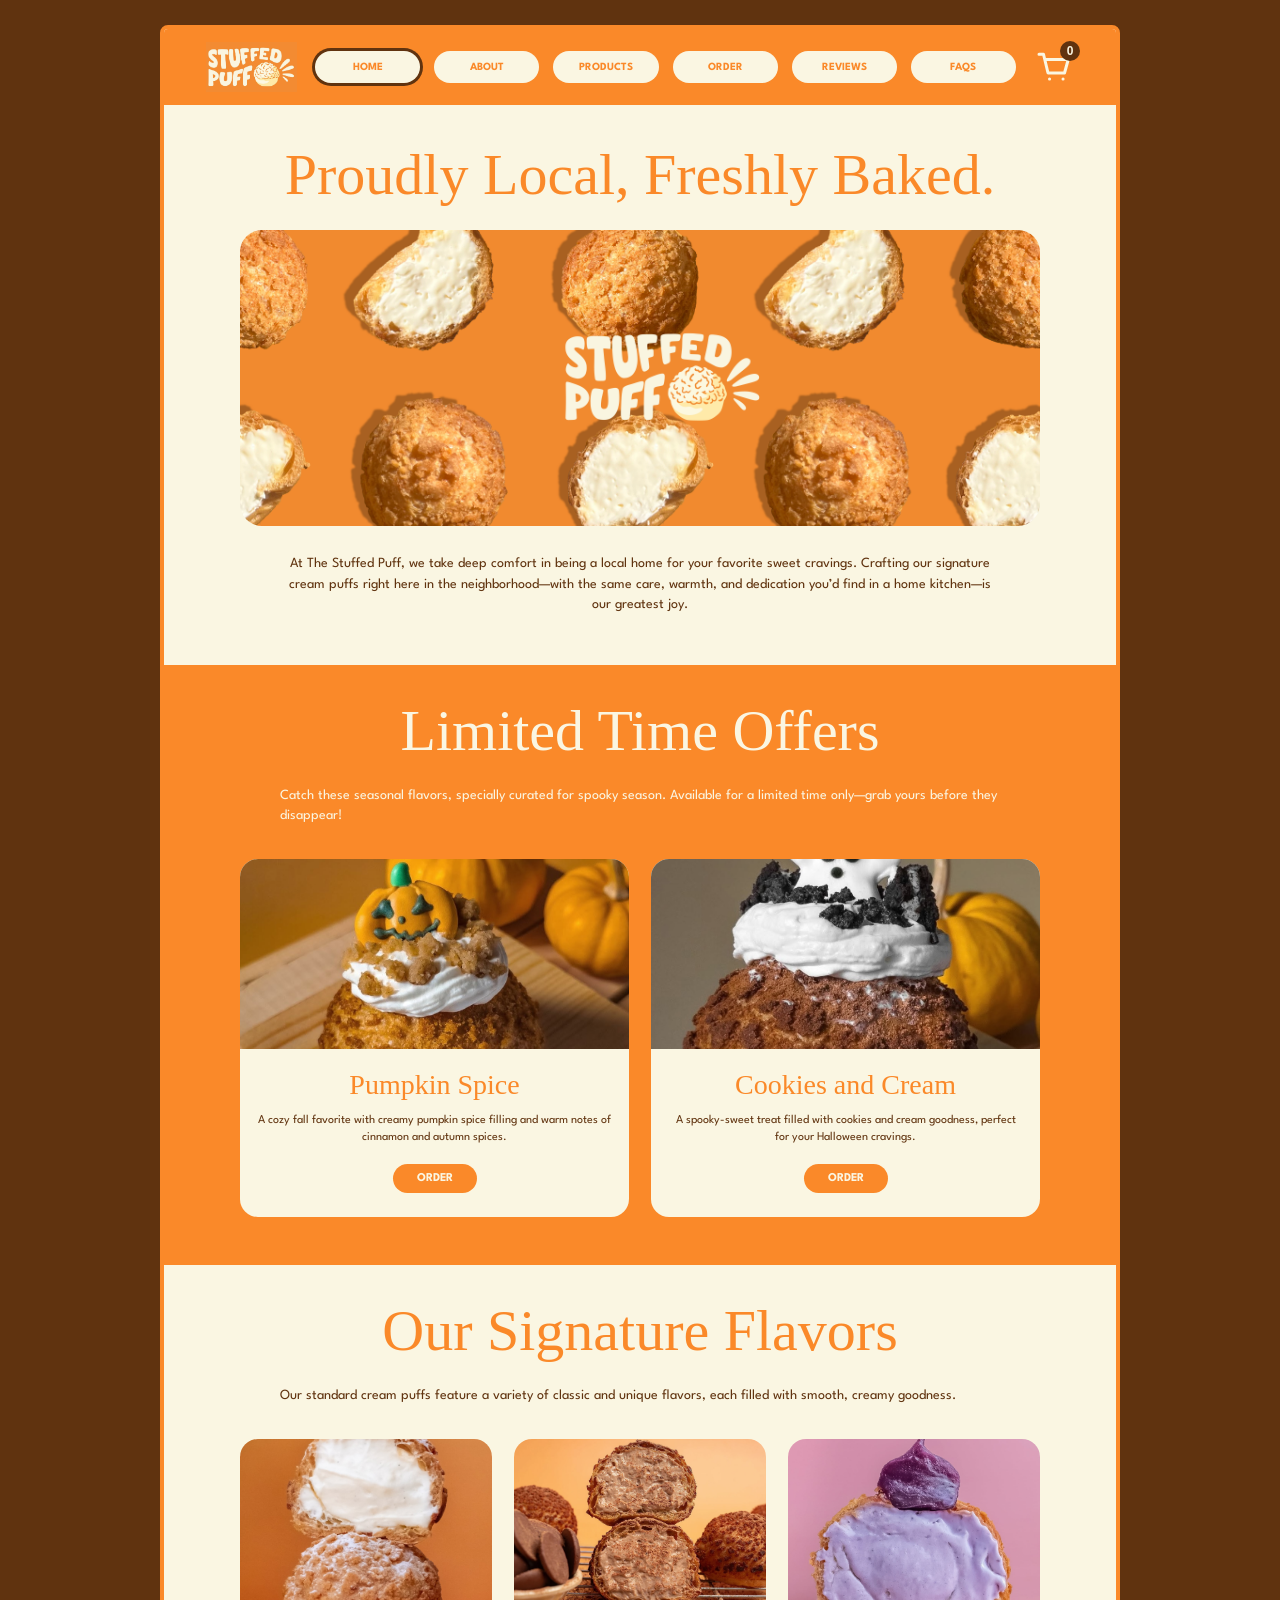
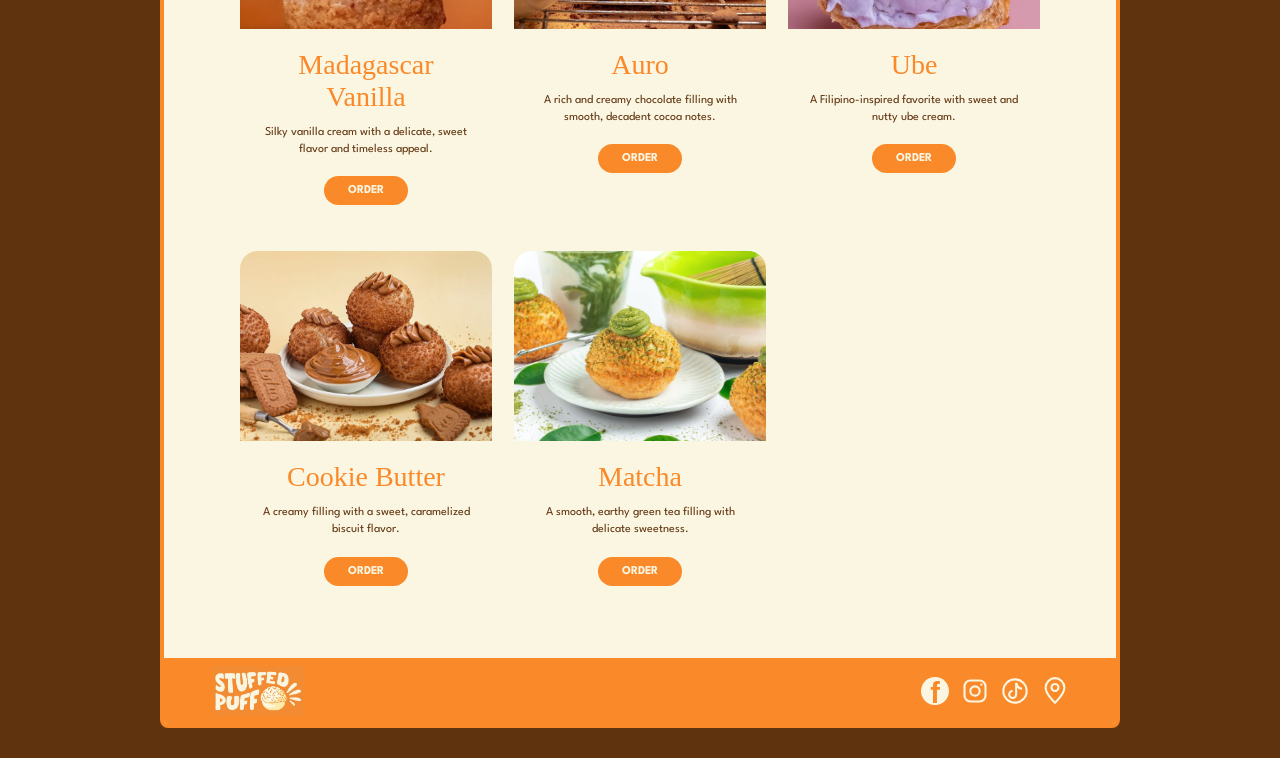
<file: index.html>
<!doctype html>
<html lang="en">
  <head>
    <meta charset="utf-8" />
    <meta name="viewport" content="width=device-width, initial-scale=1" />

    <title>Home | Stuffed Puffs</title>
    <link rel="icon" href="images/LOGO.png" />

    <link rel="preconnect" href="https://fonts.googleapis.com" />
    <link rel="preconnect" href="https://fonts.gstatic.com" crossorigin />

    <link
      href="https://fonts.googleapis.com/css2?family=Chewy&family=League+Spartan:wght@400;600;700&display=swap"
      rel="stylesheet"
    />

    <link rel="stylesheet" href="css/styles.css" />
    <script src="js/script.js" defer></script>

    <style>
      .home-page .site {
        max-width: 960px;
      }

      .home-page .header {
        padding: 12px 55px;
        gap: 90px;
      }

      .home-page .header .logo-slot {
        width: 95px;
        height: 50px;
      }

      .home-main {
        background: var(--cream);
      }

      .home-hero {
        padding: 42px 76px 50px;
        text-align: center;
      }

      .home-hero h1,
      .home-section h2 {
        margin-bottom: 28px;
        color: var(--orange);
        font-size: 58px;
        line-height: 0.95;
      }

      .home-banner {
        display: block;
        width: 100%;
        max-height: 330px;
        margin-bottom: 28px;
        border-radius: 22px;
        object-fit: cover;
      }

      .home-introduction,
      .section-intro {
        max-width: 720px;
        margin: auto;
        font: 400 14px/1.45 var(--subheading);
      }

      .home-section {
        padding: 38px 76px 48px;
      }

      .orange-section {
        background: var(--orange);
        color: var(--cream);
      }

      .orange-section h2 {
        color: var(--cream);
      }

      .offers-grid,
      .flavors-grid {
        display: grid;
        grid-template-columns: repeat(2, 1fr);
        gap: 22px;
        margin-top: 32px;
      }

      .flavors-grid {
        grid-template-columns: repeat(3, 1fr);
      }

      .home-card {
        overflow: hidden;
        border-radius: 18px;
        background: var(--cream);
        color: var(--brown);
        text-align: center;
      }

      .home-card img {
        display: block;
        width: 100%;
        height: 190px;
        object-fit: cover;
      }

      .home-card-content {
        padding: 20px 18px 24px;
      }

      .home-card h3 {
        margin-bottom: 10px;
        color: var(--orange);
        font-size: 28px;
      }

      .home-card p {
        margin-bottom: 18px;
        font: 400 12px/1.4 var(--subheading);
      }

      .home-button {
        display: inline-block;
        padding: 9px 24px;
        border-radius: 20px;
        background: var(--orange);
        color: var(--cream);
        font: 700 12px var(--subheading);
        text-transform: uppercase;
      }

      .home-page footer {
        min-height: 66px;
        padding: 8px 47px;
        border-top: 0;
      }

      .home-page footer .logo-slot {
        width: 95px;
        height: 50px;
      }

      @media (max-width: 640px) {
        .home-page {
          padding: 12px 14px 15px;
        }

        .home-page .header {
          padding: 12px 20px;
        }

        .home-page .header .logo-slot {
          width: 75px;
          height: 42px;
        }

        .home-hero,
        .home-section {
          padding: 34px 20px 40px;
        }

        .home-hero h1,
        .home-section h2 {
          font-size: 42px;
        }

        .offers-grid,
        .flavors-grid {
          grid-template-columns: 1fr;
          gap: 18px;
        }

        .home-banner {
          max-height: 230px;
        }

        .home-introduction,
        .section-intro {
          font-size: 12px;
        }

        .home-page footer {
          padding: 8px 20px;
        }
      }
    </style>
  </head>

  <body class="home-page">
    <div class="site">
      <header class="header">
        <a class="logo-slot" href="index.html" aria-label="Stuffed Puffs home">
          <img src="images/LOGO.png" alt="Stuffed Puffs" />
        </a>

        <nav aria-label="Main navigation">
          <a href="index.html" aria-current="page">Home</a>
          <a href="about.html">About</a>
          <a href="products.html">Products</a>
          <a href="order.html">Order</a>
          <a href="reviews.html">Reviews</a>
          <a href="faqs.html">FAQs</a>
        </nav>
        <button
          class="cart-trigger"
          id="open-cart"
          type="button"
          aria-label="Open cart, 0 items"
        >
          <svg viewBox="0 0 48 48" aria-hidden="true">
            <path d="M4 7h6l6 25h22l5-18H12M18 40h.1M36 40h.1" />
          </svg>
          <span id="cart-count">0</span>
        </button>
      </header>

      <main class="home-main">
        <section class="home-hero">
          <h1>Proudly Local, Freshly Baked.</h1>

          <img
            class="home-banner"
            src="images/stuffed_puff_cover.png"
            alt="The Stuffed Puff cream puffs"
          />

          <p class="home-introduction">
            At The Stuffed Puff, we take deep comfort in being a local home for
            your favorite sweet cravings. Crafting our signature cream puffs
            right here in the neighborhood—with the same care, warmth, and
            dedication you’d find in a home kitchen—is our greatest joy.
          </p>
        </section>

        <section class="home-section orange-section">
          <h2>Limited Time Offers</h2>

          <p class="section-intro">
            Catch these seasonal flavors, specially curated for spooky season.
            Available for a limited time only—grab yours before they disappear!
          </p>

          <div class="offers-grid">
            <article class="home-card">
              <img src="images/PUMPKIN.jpg" alt="Pumpkin Spice cream puff" />

              <div class="home-card-content">
                <h3>Pumpkin Spice</h3>

                <p>
                  A cozy fall favorite with creamy pumpkin spice filling and
                  warm notes of cinnamon and autumn spices.
                </p>

                <a href="order.html" class="home-button">Order</a>
              </div>
            </article>

            <article class="home-card">
              <img src="images/CNC.jpg" alt="Cookies and Cream cream puff" />

              <div class="home-card-content">
                <h3>Cookies and Cream</h3>

                <p>
                  A spooky-sweet treat filled with cookies and cream goodness,
                  perfect for your Halloween cravings.
                </p>

                <a href="order.html" class="home-button">Order</a>
              </div>
            </article>
          </div>
        </section>

        <section class="home-section">
          <h2>Our Signature Flavors</h2>

          <p class="section-intro">
            Our standard cream puffs feature a variety of classic and unique
            flavors, each filled with smooth, creamy goodness.
          </p>

          <div class="flavors-grid">
            <article class="home-card">
              <img
                src="images/VANILLA.jpg"
                alt="Madagascar Vanilla cream puff"
              />

              <div class="home-card-content">
                <h3>Madagascar Vanilla</h3>

                <p>
                  Silky vanilla cream with a delicate, sweet flavor and timeless
                  appeal.
                </p>

                <a href="order.html" class="home-button">Order</a>
              </div>
            </article>

            <article class="home-card">
              <img src="images/AURO.jpeg" alt="Auro chocolate cream puff" />

              <div class="home-card-content">
                <h3>Auro</h3>

                <p>
                  A rich and creamy chocolate filling with smooth, decadent
                  cocoa notes.
                </p>

                <a href="order.html" class="home-button">Order</a>
              </div>
            </article>

            <article class="home-card">
              <img src="images/UBE.jpg" alt="Ube cream puff" />

              <div class="home-card-content">
                <h3>Ube</h3>

                <p>
                  A Filipino-inspired favorite with sweet and nutty ube cream.
                </p>

                <a href="order.html" class="home-button">Order</a>
              </div>
            </article>

            <article class="home-card">
              <img src="images/BISCOFF.jpeg" alt="Cookie Butter cream puff" />

              <div class="home-card-content">
                <h3>Cookie Butter</h3>

                <p>
                  A creamy filling with a sweet, caramelized biscuit flavor.
                </p>

                <a href="order.html" class="home-button">Order</a>
              </div>
            </article>

            <article class="home-card">
              <img src="images/MATCHA.png" alt="Matcha cream puff" />

              <div class="home-card-content">
                <h3>Matcha</h3>

                <p>
                  A smooth, earthy green tea filling with delicate sweetness.
                </p>

                <a href="order.html" class="home-button">Order</a>
              </div>
            </article>
          </div>
        </section>
      </main>

      <footer>
        <a class="logo-slot" href="index.html" aria-label="Stuffed Puffs home">
          <img src="images/LOGO.png" alt="Stuffed Puffs" />
        </a>

        <div class="footer-icons" aria-label="Social media and location">
          <a
            href="https://www.facebook.com/profile.php?id=61576597923688"
            target="_blank"
            rel="noopener noreferrer"
            aria-label="Facebook"
          >
            <span class="facebook">f</span>
          </a>

          <a
            href="https://www.instagram.com/thestuffed.puff"
            target="_blank"
            rel="noopener noreferrer"
            aria-label="Instagram"
          >
            <svg viewBox="0 0 24 24" aria-hidden="true">
              <rect x="3" y="3" width="18" height="18" rx="5"></rect>
              <circle cx="12" cy="12" r="4"></circle>
              <circle
                cx="17.5"
                cy="6.5"
                r="1"
                fill="currentColor"
                stroke="none"
              ></circle>
            </svg>
          </a>

          <a
            href="https://www.tiktok.com/@the.stuffed.puff"
            target="_blank"
            rel="noopener noreferrer"
            aria-label="TikTok"
          >
            <svg viewBox="0 0 24 24" aria-hidden="true">
              <circle cx="12" cy="12" r="10"></circle>
              <path d="M13 5v10a3 3 0 1 1-3-3M13 5c1 4 3 5 5 5"></path>
            </svg>
          </a>

          <a
            href="https://share.google/cGZSCGD0PjxGjFOpw"
            target="_blank"
            rel="noopener noreferrer"
            aria-label="View our location on Google Maps"
          >
            <svg viewBox="0 0 24 24" aria-hidden="true">
              <path d="M20 9c0 6-8 13-8 13S4 15 4 9a8 8 0 1 1 16 0Z"></path>
              <circle cx="12" cy="9" r="3"></circle>
            </svg>
          </a>
        </div>
      </footer>
    </div>
  </body>
</html>
</file>
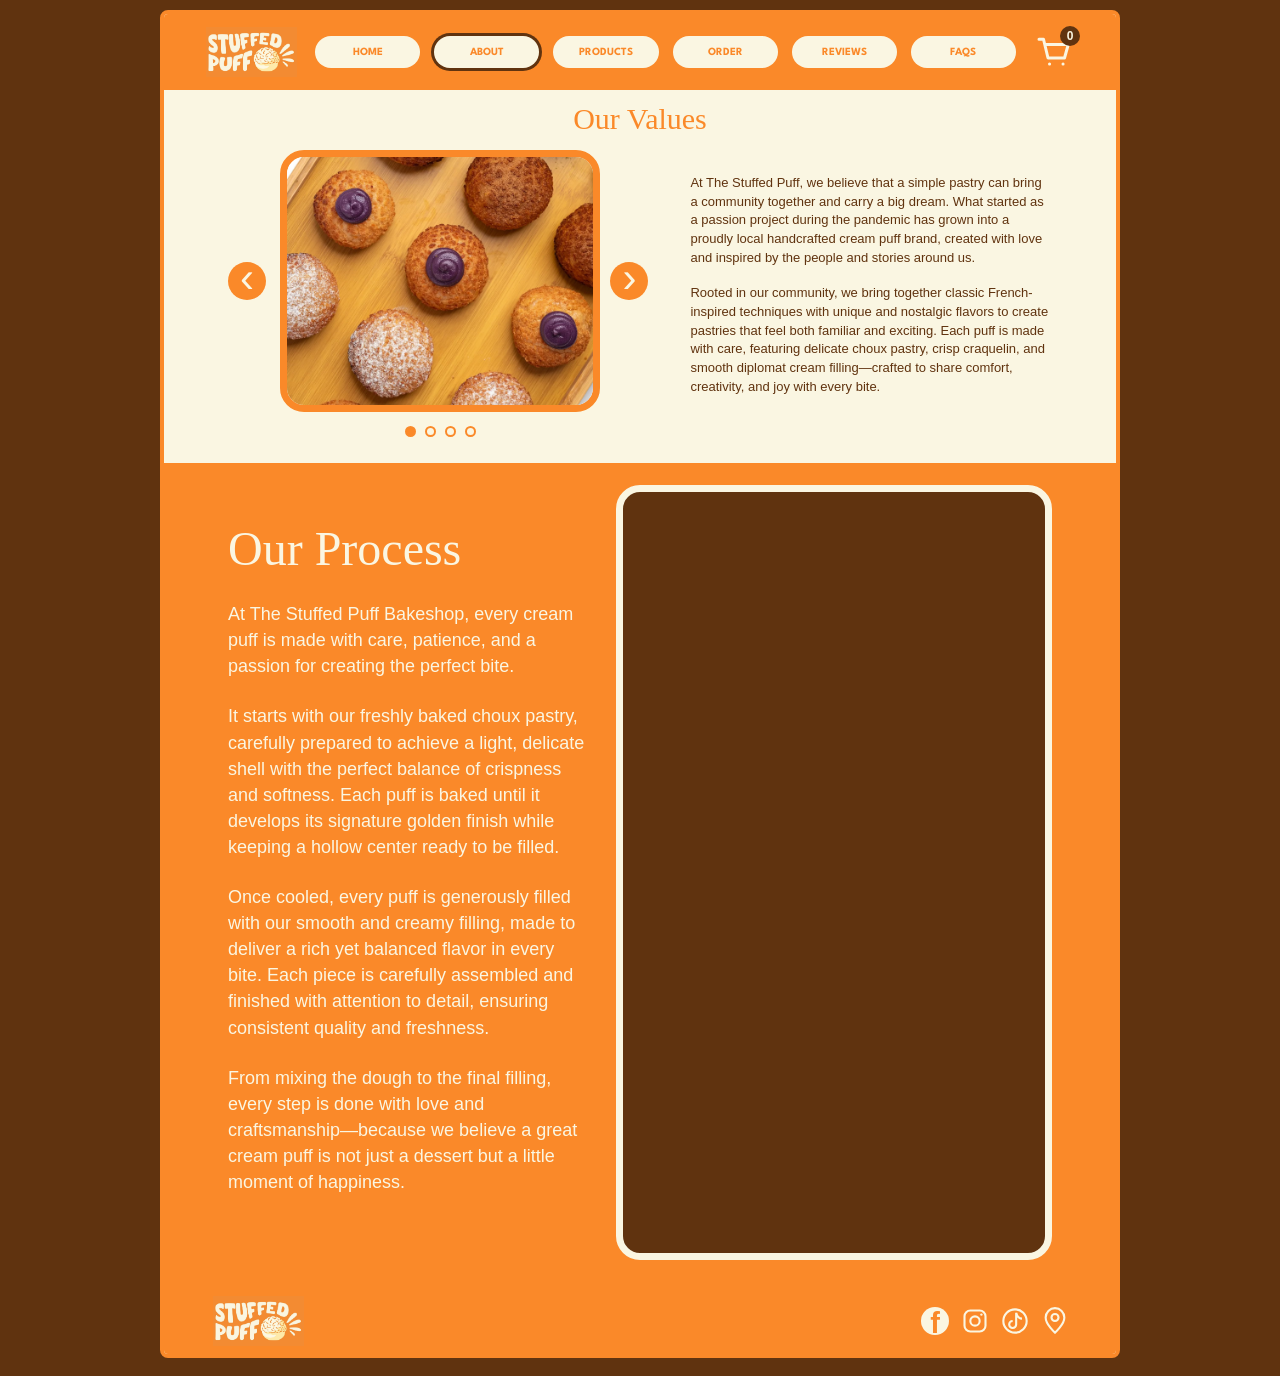
<file: about.html>
<!doctype html>
<html lang="en">
  <head>
    <meta charset="utf-8" />
    <meta name="viewport" content="width=device-width, initial-scale=1" />

    <title>About Us | Stuffed Puffs</title>
    <link rel="icon" href="images/LOGO.png" />

    <link rel="preconnect" href="https://fonts.googleapis.com" />
    <link rel="preconnect" href="https://fonts.gstatic.com" crossorigin />

    <link
      href="https://fonts.googleapis.com/css2?family=Chewy&family=League+Spartan:wght@400;600;700&display=swap"
      rel="stylesheet"
    />

    <link rel="stylesheet" href="css/styles.css" />
    <script src="js/script.js" defer></script>
    <p class="toast" id="toast" role="status" aria-live="polite"></p>

    <style>
      @media (max-width: 640px) {
        .about-page .header > nav {
          display: none !important;
        }

        .about-page .menu-toggle {
          display: flex !important;
          flex-direction: column;
          justify-content: center;
          gap: 6px;
          width: 46px;
          height: 46px;
          padding: 10px;
          background: transparent;
          color: var(--cream);
        }

        .about-page .menu-toggle span {
          width: 26px;
          height: 3px;
          border-radius: 3px;
          background: currentColor;
        }
      }

      .navigation-drawer {
        position: fixed;
        inset: 0 0 0 auto;
        width: min(320px, 85vw);
        height: 100dvh;
        max-width: 85vw;
        max-height: 100dvh;
        margin: 0;
        padding: 64px 24px 28px;
        border: 0;
        background: var(--orange);
        color: var(--cream);
        overflow-y: auto;
        z-index: 20;
      }

      .navigation-drawer::backdrop {
        background: rgb(60 28 6 / 55%);
      }

      .navigation-drawer .logo-slot {
        width: 120px;
        height: 66px;
        margin-bottom: 28px;
      }

      .navigation-drawer nav {
        display: flex;
        flex-direction: column;
        align-items: stretch;
        gap: 14px;
      }

      .navigation-drawer nav a {
        flex: none;
        min-height: 46px;
        font-size: 16px;
      }

      .menu-close {
        position: absolute;
        top: 12px;
        right: 16px;
        width: 44px;
        height: 44px;
        font-size: 36px;
        background: transparent;
        color: var(--cream);
      }
    </style>
  </head>

  <body class="about-page">
    <div class="site" id="about">
      <header class="header">
        <a class="logo-slot" href="index.html" aria-label="Stuffed Puffs home">
          <img src="images/LOGO.png" alt="Stuffed Puffs" />
        </a>

        <nav aria-label="Main navigation">
          <a href="index.html">Home</a>
          <a href="about.html" aria-current="page">About</a>
          <a href="products.html">Products</a>
          <a href="order.html">Order</a>
          <a href="reviews.html">Reviews</a>
          <a href="faqs.html">FAQs</a>
        </nav>
        <button
          class="cart-trigger"
          id="open-cart"
          type="button"
          aria-label="Open cart, 0 items"
        >
          <svg viewBox="0 0 48 48" aria-hidden="true">
            <path d="M4 7h6l6 25h22l5-18H12M18 40h.1M36 40h.1" />
          </svg>
          <span id="cart-count">0</span>
        </button>
      </header>

      <main>
        <section class="about-values" aria-labelledby="values-title">
          <div class="about-section-heading">
            <h1 id="values-title">Our Values</h1>
          </div>

          <div class="values-layout">
            <div class="values-carousel">
              <div class="about-image-frame">
                <button
                  class="carousel-arrow carousel-previous"
                  type="button"
                  aria-label="Previous image"
                >
                  ‹
                </button>

                <div class="about-image-slot">
                  <img
                    id="values-image"
                    src="images/PUMPKIN.jpg"
                    alt="Freshly baked cream puff"
                  />
                </div>

                <button
                  class="carousel-arrow carousel-next"
                  type="button"
                  aria-label="Next image"
                >
                  ›
                </button>
              </div>

              <div class="carousel-dots">
                <button
                  class="carousel-dot is-active"
                  type="button"
                  aria-label="Show image 1"
                ></button>

                <button
                  class="carousel-dot"
                  type="button"
                  aria-label="Show image 2"
                ></button>

                <button
                  class="carousel-dot"
                  type="button"
                  aria-label="Show image 3"
                ></button>

                <button
                  class="carousel-dot"
                  type="button"
                  aria-label="Show image 4"
                ></button>
              </div>
            </div>

            <div class="values-copy">
              <p>
                At The Stuffed Puff, we believe that a simple pastry can bring a
                community together and carry a big dream. What started as a
                passion project during the pandemic has grown into a proudly
                local handcrafted cream puff brand, created with love and
                inspired by the people and stories around us.
              </p>

              <p>
                Rooted in our community, we bring together classic French-
                inspired techniques with unique and nostalgic flavors to create
                pastries that feel both familiar and exciting. Each puff is made
                with care, featuring delicate choux pastry, crisp craquelin, and
                smooth diplomat cream filling—crafted to share comfort,
                creativity, and joy with every bite.
              </p>
            </div>
          </div>
        </section>

        <section class="about-process" aria-labelledby="process-title">
          <div class="process-copy">
            <h2 id="process-title">Our Process</h2>

            <p>
              At The Stuffed Puff Bakeshop, every cream puff is made with care,
              patience, and a passion for creating the perfect bite.
            </p>

            <p>
              It starts with our freshly baked choux pastry, carefully prepared
              to achieve a light, delicate shell with the perfect balance of
              crispness and softness. Each puff is baked until it develops its
              signature golden finish while keeping a hollow center ready to be
              filled.
            </p>

            <p>
              Once cooled, every puff is generously filled with our smooth and
              creamy filling, made to deliver a rich yet balanced flavor in
              every bite. Each piece is carefully assembled and finished with
              attention to detail, ensuring consistent quality and freshness.
            </p>

            <p>
              From mixing the dough to the final filling, every step is done
              with love and craftsmanship—because we believe a great cream puff
              is not just a dessert but a little moment of happiness.
            </p>
          </div>

          <div class="process-visual">
            <div class="process-media">
              <iframe
                src="https://www.facebook.com/plugins/video.php?href=https%3A%2F%2Fwww.facebook.com%2Freel%2F869464745926872&show_text=false&width=500"
                title="The Stuffed Puff process video"
                scrolling="no"
                frameborder="0"
                allow="
                  autoplay;
                  clipboard-write;
                  encrypted-media;
                  picture-in-picture;
                  web-share;
                "
                allowfullscreen
              ></iframe>
            </div>
          </div>
        </section>
      </main>

      <footer>
        <a class="logo-slot" href="index.html" aria-label="Stuffed Puffs home">
          <img src="images/LOGO.png" alt="Stuffed Puffs" />
        </a>

        <div class="footer-icons" aria-label="Social media and location">
          <a
            href="https://www.facebook.com/profile.php?id=61576597923688"
            target="_blank"
            rel="noopener noreferrer"
            aria-label="Facebook"
          >
            <span class="facebook">f</span>
          </a>

          <a
            href="https://www.instagram.com/thestuffed.puff"
            target="_blank"
            rel="noopener noreferrer"
            aria-label="Instagram"
          >
            <svg viewBox="0 0 24 24" aria-hidden="true">
              <rect x="3" y="3" width="18" height="18" rx="5"></rect>
              <circle cx="12" cy="12" r="4"></circle>
              <circle
                cx="17.5"
                cy="6.5"
                r="1"
                fill="currentColor"
                stroke="none"
              ></circle>
            </svg>
          </a>

          <a
            href="https://www.tiktok.com/@the.stuffed.puff"
            target="_blank"
            rel="noopener noreferrer"
            aria-label="TikTok"
          >
            <svg viewBox="0 0 24 24" aria-hidden="true">
              <circle cx="12" cy="12" r="10"></circle>
              <path d="M13 5v10a3 3 0 1 1-3-3M13 5c1 4 3 5 5 5"></path>
            </svg>
          </a>

          <a
            href="https://share.google/cGZSCGD0PjxGjFOpw"
            target="_blank"
            rel="noopener noreferrer"
            aria-label="Google Maps"
          >
            <svg viewBox="0 0 24 24" aria-hidden="true">
              <path d="M20 9c0 6-8 13-8 13S4 15 4 9a8 8 0 1 1 16 0Z"></path>
              <circle cx="12" cy="9" r="3"></circle>
            </svg>
          </a>
        </div>
      </footer>
    </div>

    <script>
      const slides = [
        ["images/PUFF1.png", "Freshly baked cream puff"],
        ["images/PUFFOWNER.png", "Picture of the Owner"],
        ["images/PUFF2.png", "Picture of the puffs displayed"],
        ["images/PUFF3.png", "Picture of the store"],
      ];

      const image = document.querySelector("#values-image");
      const dots = document.querySelectorAll(".carousel-dot");
      let current = 0;

      function showSlide(index) {
        current = (index + slides.length) % slides.length;

        image.src = slides[current][0];
        image.alt = slides[current][1];

        dots.forEach((dot, dotIndex) => {
          dot.classList.toggle("is-active", dotIndex === current);
        });
      }

      document
        .querySelector(".carousel-previous")
        .addEventListener("click", () => {
          showSlide(current - 1);
        });

      document.querySelector(".carousel-next").addEventListener("click", () => {
        showSlide(current + 1);
      });

      dots.forEach((dot, index) => {
        dot.addEventListener("click", () => {
          showSlide(index);
        });
      });
      showSlide(0);
    </script>
  </body>
</html>
</file>
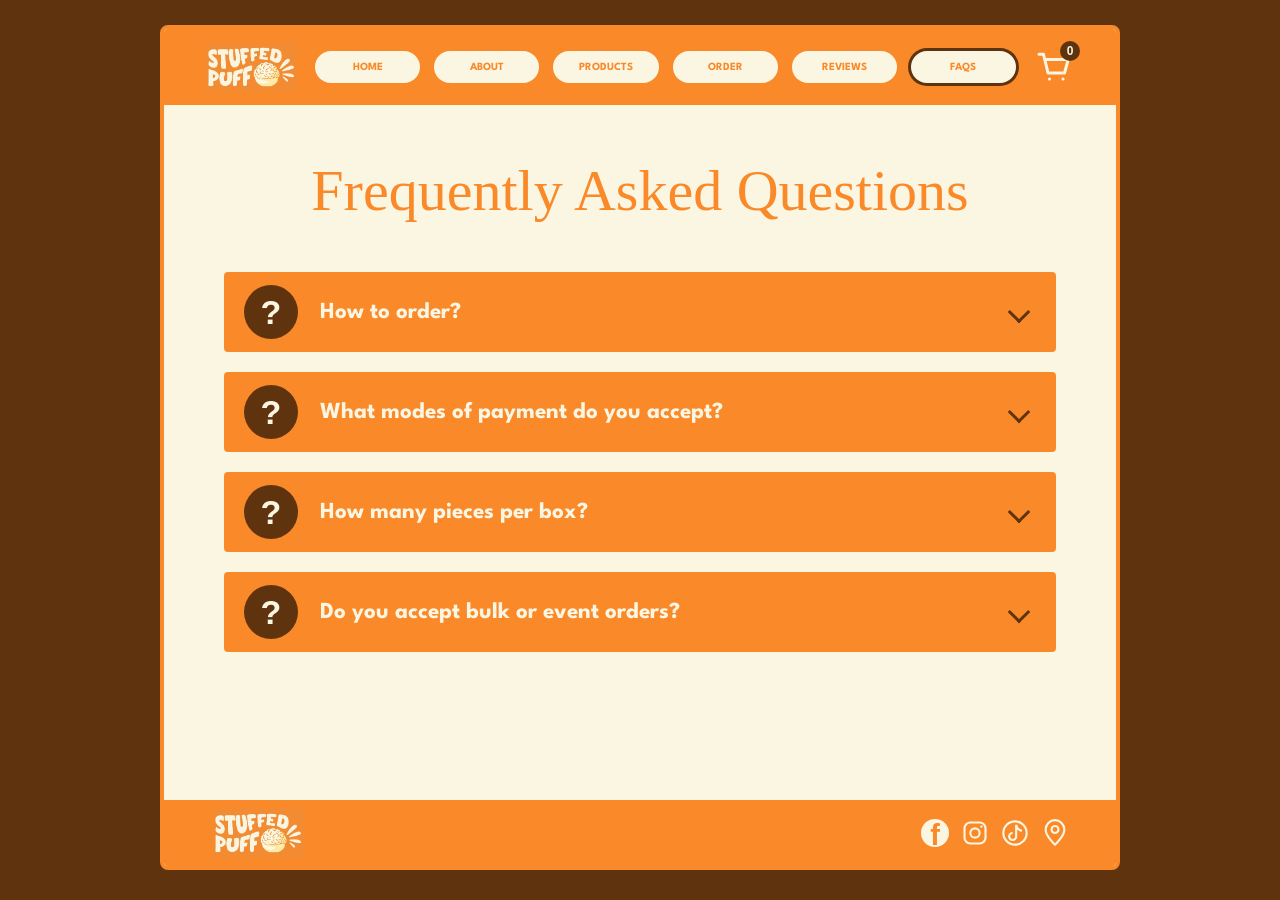
<file: faqs.html>
<!doctype html>
<html lang="en">
  <head>
    <meta charset="utf-8" />
    <meta name="viewport" content="width=device-width, initial-scale=1" />

    <title>FAQs | Stuffed Puffs</title>
    <link rel="icon" href="images/LOGO.png" />

    <link rel="preconnect" href="https://fonts.googleapis.com" />
    <link rel="preconnect" href="https://fonts.gstatic.com" crossorigin />

    <link
      href="https://fonts.googleapis.com/css2?family=Chewy&family=League+Spartan:wght@400;600;700&display=swap"
      rel="stylesheet"
    />

    <link rel="stylesheet" href="css/styles.css" />
    <script src="js/script.js" defer></script>

    <style>
      .faqs-page {
        min-height: 100vh;
      }

      .faqs-page .site {
        min-height: calc(100vh - 55px);
        max-width: 960px;
        display: flex;
        flex-direction: column;
      }

      .faqs-page .header {
        padding: 12px 55px;
        gap: 90px;
      }

      .faqs-page .header .logo-slot {
        width: 95px;
        height: 50px;
      }

      .faqs-main {
        flex: 1;
        padding: 58px 60px 70px;
        background: var(--cream);
      }

      .faqs-container h1 {
        margin: 0 0 54px;
        color: var(--orange);
        font-size: 58px;
        line-height: 0.95;
        text-align: center;
      }

      .faq-list {
        display: grid;
        gap: 20px;
      }

      .faq-item {
        overflow: hidden;
        border-radius: 4px;
        background: var(--orange);
        color: var(--cream);
      }

      .faq-question {
        display: grid;
        grid-template-columns: 58px 1fr 25px;
        align-items: center;
        gap: 18px;
        min-height: 80px;
        padding: 10px 20px;
        cursor: pointer;
        list-style: none;
        color: var(--cream);
        font: 700 23px var(--subheading);
      }

      .faq-question::-webkit-details-marker {
        display: none;
      }

      .faq-icon {
        display: grid;
        width: 54px;
        height: 54px;
        place-items: center;
        border-radius: 50%;
        background: var(--brown);
        color: var(--cream);
        font:
          700 34px Arial,
          sans-serif;
        transition:
          background 0.2s ease,
          color 0.2s ease;
      }

      .faq-question:hover .faq-icon {
        background: var(--cream) !important;
        color: var(--brown) !important;
      }

      .faq-question:hover {
        color: var(--cream);
      }

      .faq-arrow {
        width: 16px;
        height: 16px;
        border-right: 3px solid var(--brown);
        border-bottom: 3px solid var(--brown);
        transform: rotate(45deg);
        transition: transform 0.2s ease;
      }

      .faq-item[open] .faq-arrow {
        transform: rotate(225deg);
      }

      .faq-answer {
        padding: 20px 25px 24px 80px;
        background: var(--brown);
        color: var(--cream);
        font: 400 14px/1.45 var(--subheading);
      }

      .faq-answer p {
        margin: 0;
      }

      .faq-answer ul {
        margin: 0;
        padding-left: 20px;
      }

      .faqs-page footer {
        min-height: 66px;
        padding: 8px 47px;
        border-top: 0;
      }

      .faqs-page footer .logo-slot {
        width: 95px;
        height: 50px;
      }

      @media (max-width: 640px) {
        .faqs-page {
          padding: 12px 14px 15px;
        }

        .faqs-page .site {
          min-height: calc(100vh - 27px);
        }

        .faqs-page .header {
          padding: 12px 20px;
        }

        .faqs-page .header .logo-slot {
          width: 75px;
          height: 42px;
        }

        .faqs-main {
          padding: 38px 20px 45px;
        }

        .faqs-container h1 {
          margin-bottom: 36px;
          font-size: 42px;
        }

        .faq-list {
          gap: 14px;
        }

        .faq-question {
          grid-template-columns: 40px 1fr 18px;
          gap: 12px;
          min-height: 66px;
          padding: 8px 14px;
          font-size: 16px;
        }

        .faq-icon {
          width: 38px;
          height: 38px;
          font-size: 25px;
        }

        .faq-arrow {
          width: 12px;
          height: 12px;
        }

        .faq-answer {
          padding: 16px 18px 18px 57px;
          font-size: 12px;
        }

        .faqs-page footer {
          padding: 8px 20px;
        }
      }
    </style>
  </head>

  <body class="faqs-page">
    <div class="site">
      <header class="header">
        <a class="logo-slot" href="index.html" aria-label="Stuffed Puffs home">
          <img src="images/LOGO.png" alt="Stuffed Puffs" />
        </a>

        <nav aria-label="Main navigation">
          <a href="index.html">Home</a>
          <a href="about.html">About</a>
          <a href="products.html">Products</a>
          <a href="order.html">Order</a>
          <a href="reviews.html">Reviews</a>
          <a href="faqs.html" aria-current="page">FAQs</a>
        </nav>
        <button
          class="cart-trigger"
          id="open-cart"
          type="button"
          aria-label="Open cart, 0 items"
        >
          <svg viewBox="0 0 48 48" aria-hidden="true">
            <path d="M4 7h6l6 25h22l5-18H12M18 40h.1M36 40h.1" />
          </svg>
          <span id="cart-count">0</span>
        </button>
      </header>

      <main class="faqs-main">
        <div class="faqs-container">
          <h1>Frequently Asked Questions</h1>

          <div class="faq-list">
            <details class="faq-item">
              <summary class="faq-question">
                <span class="faq-icon">?</span>
                <span>How to order?</span>
                <span class="faq-arrow"></span>
              </summary>

              <div class="faq-answer">
                <ul>
                  <li>Send us a filled out <strong>ORDER FORM</strong>.</li>
                  <li>
                    Make payment and send proof through any of our socials.
                  </li>
                  <li>
                    Wait for our reply with your transaction summary and payment
                    details.
                  </li>
                  <li>Pick up your puffs on your scheduled date and time.</li>
                </ul>
              </div>
            </details>

            <details class="faq-item">
              <summary class="faq-question">
                <span class="faq-icon">?</span>
                <span>What modes of payment do you accept?</span>
                <span class="faq-arrow"></span>
              </summary>

              <div class="faq-answer">
                <p>We accept:</p>

                <ul>
                  <li>Union Bank</li>
                  <li>GCash</li>
                  <li>Cash upon delivery or pickup</li>
                </ul>
              </div>
            </details>

            <details class="faq-item">
              <summary class="faq-question">
                <span class="faq-icon">?</span>
                <span>How many pieces per box?</span>
                <span class="faq-arrow"></span>
              </summary>

              <div class="faq-answer">
                <p>Each box contains 6 pieces of Stuffed Puff.</p>
              </div>
            </details>

            <details class="faq-item">
              <summary class="faq-question">
                <span class="faq-icon">?</span>
                <span>Do you accept bulk or event orders?</span>
                <span class="faq-arrow"></span>
              </summary>

              <div class="faq-answer">
                <p>
                  <strong>Yes!</strong> We accept bulk orders for parties,
                  events, and giveaways. Please message us a few days in
                  advance.
                </p>
              </div>
            </details>
          </div>
        </div>
      </main>

      <footer>
        <a class="logo-slot" href="index.html" aria-label="Stuffed Puffs home">
          <img src="images/LOGO.png" alt="Stuffed Puffs" />
        </a>

        <div class="footer-icons" aria-label="Social media and location">
          <a
            href="https://www.facebook.com/profile.php?id=61576597923688"
            target="_blank"
            rel="noopener noreferrer"
            aria-label="Facebook"
          >
            <span class="facebook">f</span>
          </a>

          <a
            href="https://www.instagram.com/thestuffed.puff"
            target="_blank"
            rel="noopener noreferrer"
            aria-label="Instagram"
          >
            <svg viewBox="0 0 24 24" aria-hidden="true">
              <rect x="3" y="3" width="18" height="18" rx="5"></rect>
              <circle cx="12" cy="12" r="4"></circle>
              <circle
                cx="17.5"
                cy="6.5"
                r="1"
                fill="currentColor"
                stroke="none"
              ></circle>
            </svg>
          </a>

          <a
            href="https://www.tiktok.com/@the.stuffed.puff"
            target="_blank"
            rel="noopener noreferrer"
            aria-label="TikTok"
          >
            <svg viewBox="0 0 24 24" aria-hidden="true">
              <circle cx="12" cy="12" r="10"></circle>
              <path d="M13 5v10a3 3 0 1 1-3-3M13 5c1 4 3 5 5 5"></path>
            </svg>
          </a>

          <a
            href="https://share.google/cGZSCGD0PjxGjFOpw"
            target="_blank"
            rel="noopener noreferrer"
            aria-label="View our location on Google Maps"
          >
            <svg viewBox="0 0 24 24" aria-hidden="true">
              <path d="M20 9c0 6-8 13-8 13S4 15 4 9a8 8 0 1 1 16 0Z"></path>
              <circle cx="12" cy="9" r="3"></circle>
            </svg>
          </a>
        </div>
      </footer>
    </div>
  </body>
</html>
</file>
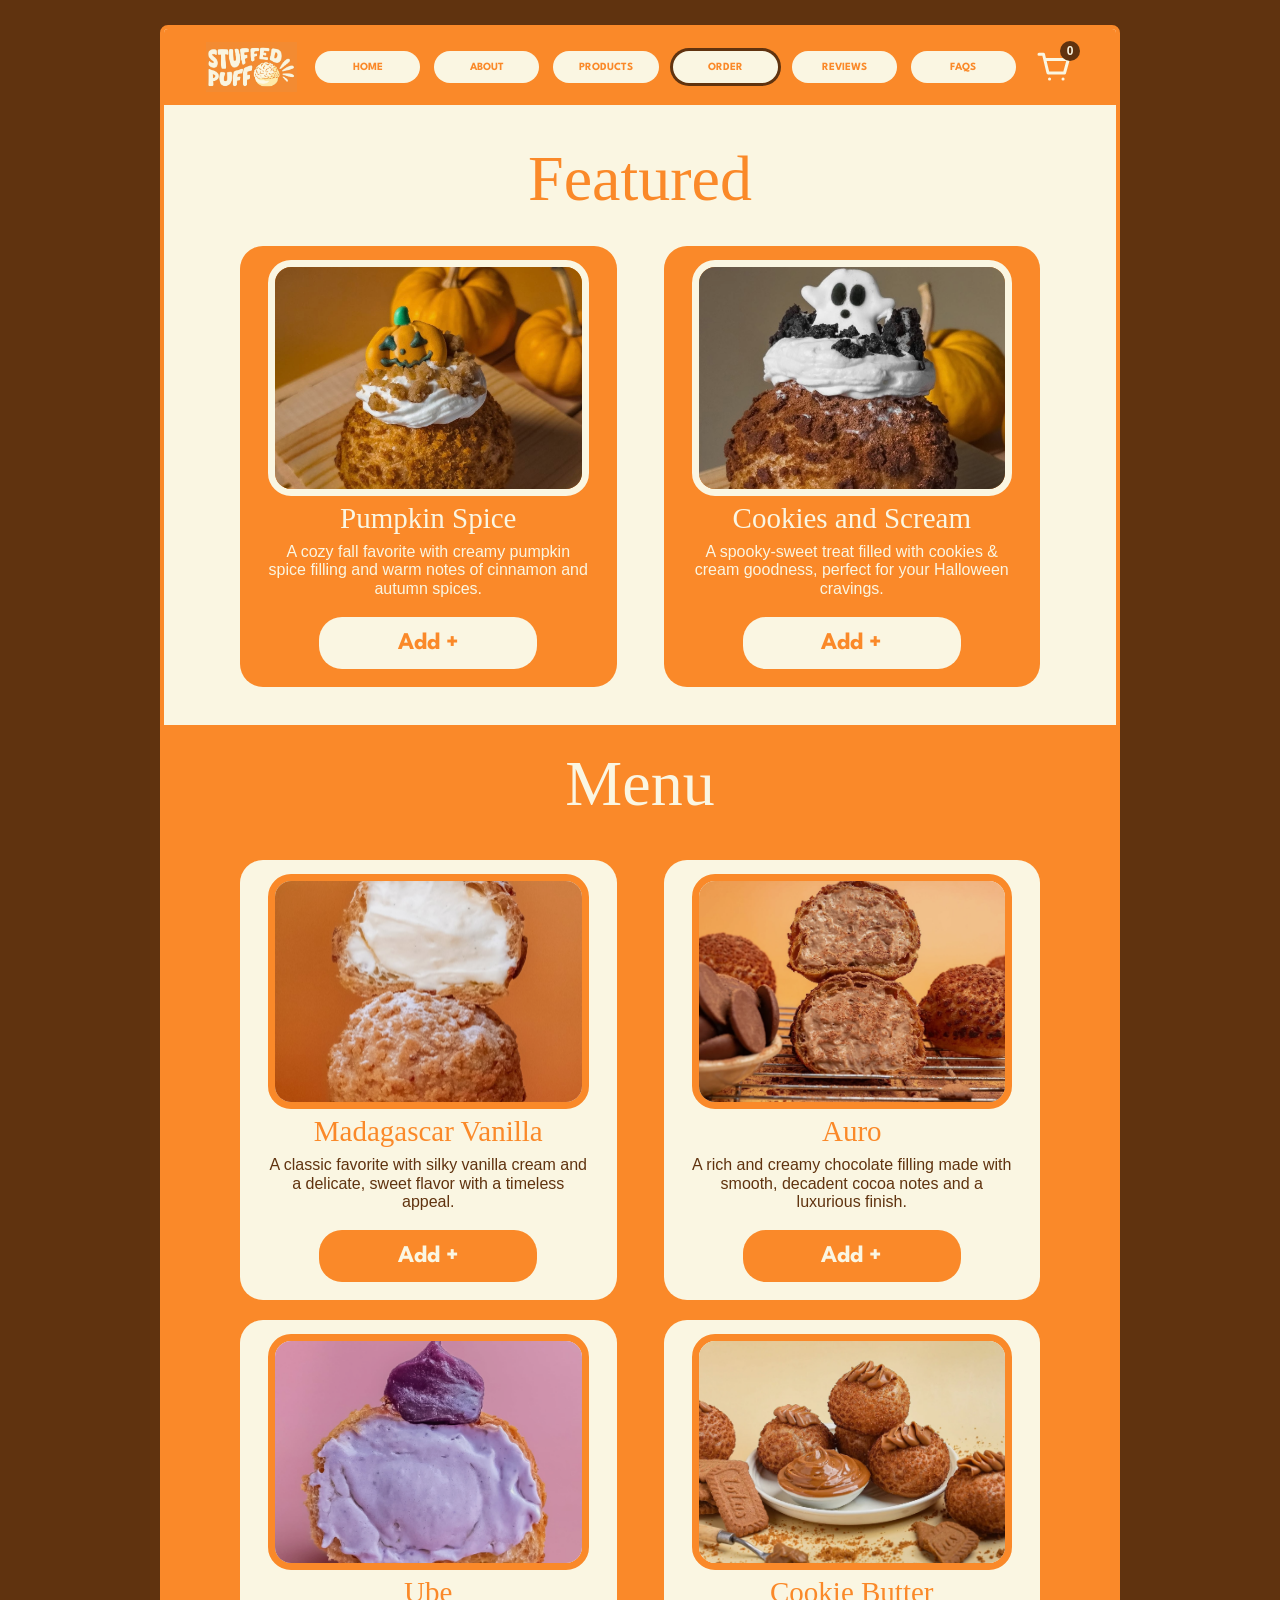
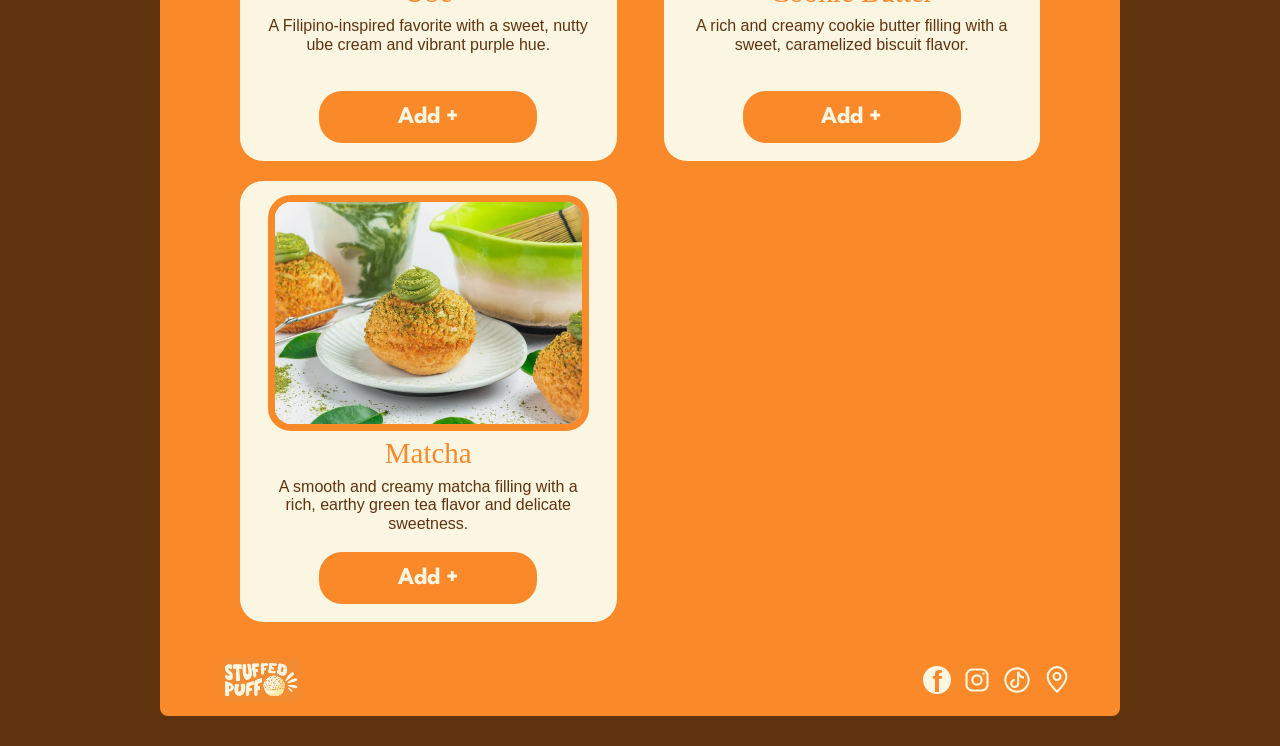
<file: order.html>
<!doctype html>
<html lang="en">
  <head>
    <meta charset="utf-8" />
    <meta name="viewport" content="width=device-width, initial-scale=1" />
    <title>Order | Stuffed Puffs</title>
    <link rel="icon" href="images/LOGO.png" />

    <link rel="preconnect" href="https://fonts.googleapis.com" />
    <link rel="preconnect" href="https://fonts.gstatic.com" crossorigin />
    <link
      href="https://fonts.googleapis.com/css2?family=Chewy&amp;family=League+Spartan:wght@400;600;700&amp;display=swap"
      rel="stylesheet"
    />

    <link rel="stylesheet" href="css/styles.css" />
    <script src="js/script.js" defer></script>
  </head>

  <body>
    <div class="site" id="order">
      <header class="header">
        <a class="logo-slot" href="index.html" aria-label="Stuffed Puffs home">
          <img src="images/LOGO.png" alt="Stuffed Puffs" />
        </a>

        <nav aria-label="Main navigation">
          <a href="index.html">Home</a>
          <a href="about.html">About</a>
          <a href="products.html">Products</a>
          <a href="order.html" aria-current="page">Order</a>
          <a href="reviews.html">Reviews</a>
          <a href="faqs.html">FAQs</a>
        </nav>
        <button
          class="cart-trigger"
          id="open-cart"
          type="button"
          aria-label="Open cart, 0 items"
        >
          <svg viewBox="0 0 48 48" aria-hidden="true">
            <path d="M4 7h6l6 25h22l5-18H12M18 40h.1M36 40h.1" />
          </svg>
          <span id="cart-count">0</span>
        </button>
      </header>

      <main>
        <section class="featured" aria-labelledby="featured-title">
          <h1 id="featured-title">Featured</h1>
          <div class="product-grid" id="featured-products"></div>
        </section>

        <section class="menu" id="menu" aria-labelledby="menu-title">
          <h2 id="menu-title">Menu</h2>
          <div class="product-grid" id="menu-products"></div>
        </section>
      </main>

      <footer>
        <a class="logo-slot" href="index.html" aria-label="Stuffed Puffs home">
          <img src="images/LOGO.png" alt="Stuffed Puffs" />
        </a>

        <div class="footer-icons" aria-label="Social media and location">
          <a
            href="https://www.facebook.com/profile.php?id=61576597923688"
            target="_blank"
            rel="noopener noreferrer"
            aria-label="Facebook"
          >
            <span class="facebook" aria-hidden="true">f</span>
          </a>

          <a
            href="https://www.instagram.com/thestuffed.puff?utm_source=ig_web_button_share_sheet&psln=ZDNlZDc0MzIxNw=="
            target="_blank"
            rel="noopener noreferrer"
            aria-label="Instagram"
          >
            <svg aria-hidden="true" viewBox="0 0 24 24">
              <rect x="3" y="3" width="18" height="18" rx="5" />
              <circle cx="12" cy="12" r="4" />
              <circle
                cx="17.5"
                cy="6.5"
                r="1"
                fill="currentColor"
                stroke="none"
              />
            </svg>
          </a>

          <a
            href="https://www.tiktok.com/@the.stuffed.puff?is_from_webapp=1&sender_device=pc"
            target="_blank"
            rel="noopener noreferrer"
            aria-label="TikTok"
          >
            <svg aria-hidden="true" viewBox="0 0 24 24">
              <circle cx="12" cy="12" r="10" />
              <path d="M13 5v10a3 3 0 1 1-3-3M13 5c1 4 3 5 5 5" />
            </svg>
          </a>

          <a
            href="https://share.google/cGZSCGD0PjxGjFOpw"
            target="_blank"
            rel="noopener noreferrer"
            aria-label="View our location on Google Maps"
          >
            <svg aria-hidden="true" viewBox="0 0 24 24">
              <path d="M20 9c0 6-8 13-8 13S4 15 4 9a8 8 0 1 1 16 0Z" />
              <circle cx="12" cy="9" r="3" />
            </svg>
          </a>
        </div>
      </footer>
    </div>

    <dialog id="order-dialog" aria-labelledby="dialog-title">
      <section id="cart-view">
        <h2 id="dialog-title">My Cart</h2>
        <div id="cart-items"></div>

        <div class="dialog-actions">
          <button id="checkout" type="button">Checkout</button>
          <button class="brown" id="close-cart" type="button">Back</button>
        </div>
      </section>

      <section id="details-view" hidden>
        <button
          class="back-arrow"
          id="back-to-cart"
          type="button"
          aria-label="Back to cart"
        >
          ‹
        </button>

        <h2>Customer Details</h2>
        <p class="intro">
          Tell us who’s picking up. We’ll take care of the puffs.
        </p>

        <form id="order-form">
          <label for="customer-name">Customer name</label>
          <input
            id="customer-name"
            name="customerName"
            type="text"
            placeholder="SURNAME, FIRST NAME"
            autocomplete="name"
            maxlength="100"
            required
          />

          <label for="phone">Phone number</label>
          <input
            id="phone"
            name="phone"
            type="tel"
            placeholder="09XX XXX XXXX"
            autocomplete="tel"
            pattern="[+0-9\(\) \-]{7,25}"
            maxlength="25"
            required
          />

          <label for="payment-method">Payment method</label>
          <select id="payment-method" name="paymentMethod" required>
            <option value="Cash">Cash</option>
            <option value="UnionBank">Online payment — UnionBank</option>
            <option value="GCash">Online payment — GCash</option>
          </select>

          <label for="pickup">Pickup date &amp; time</label>
          <input id="pickup" name="pickup" type="datetime-local" required />

          <label class="visually-hidden" for="notes">
            Special requests or pickup instructions
          </label>
          <textarea
            id="notes"
            name="notes"
            placeholder="Special requests or pickup instructions..."
            maxlength="1000"
          ></textarea>

          <button class="place-order" type="submit">Place Order</button>
          <p id="form-status" role="status" aria-live="polite"></p>
        </form>

        <section id="order-receipt" hidden aria-labelledby="receipt-title">
          <h3 id="receipt-title">Stuffed Puffs — Order Receipt</h3>

          <pre id="receipt-content"></pre>

          <p>
            Please keep your order reference for pickup. This receipt confirms
            your order, not your payment.
          </p>

          <button id="print-receipt" type="button">Save your receipt</button>
          <section>
            <a
              class="facebook-receipt-button"
              href="https://www.facebook.com/messages/t/670174756179880"
              target="_blank"
              rel="noopener noreferrer"
            >
              <svg
                viewBox="0 0 24 24"
                width="28"
                height="28"
                aria-hidden="true"
              >
                <path
                  fill="currentColor"
                  d="M12 0C5.24 0 0 4.95 0 11.64c0 3.5 1.43 6.53 3.76 8.62.2.18.32.43.33.7l.07 2.14c.02.68.72 1.12 1.34.85l2.38-1.05c.2-.09.43-.11.64-.05 1.1.3 2.27.46 3.48.46 6.76 0 12-4.95 12-11.64S18.76 0 12 0Z"
                />
                <path
                  fill="#1877f2"
                  d="m4.8 15.2 5.1-5.4 4.2 3.1 5.1-3.1-5.1 5.4-4.2-3.1Z"
                />
              </svg>
              <span>Contact Us!</span>
            </a>
          </section>
        </section>
      </section>
    </dialog>

    <p class="toast" id="toast" role="status" aria-live="polite"></p>
  </body>
</html>
</file>
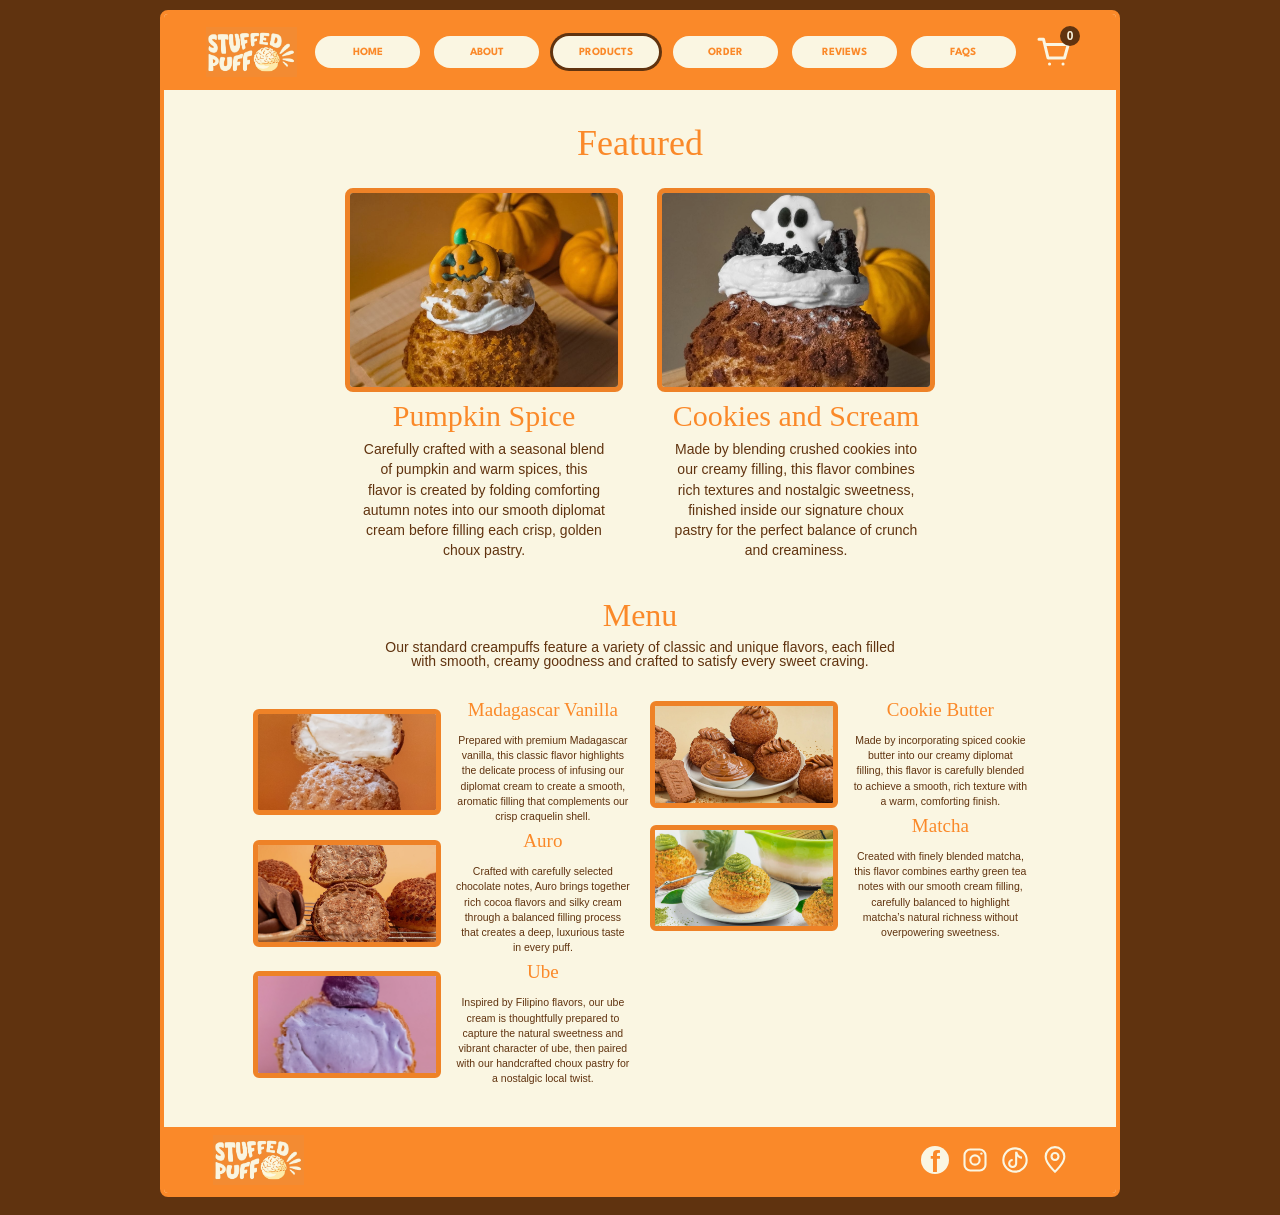
<file: products.html>
<!doctype html>
<html lang="en">
  <head>
    <meta charset="utf-8" />
    <meta name="viewport" content="width=device-width, initial-scale=1" />
    <title>Products | Stuffed Puffs</title>
    <link rel="icon" href="images/LOGO.png" />

    <link rel="preconnect" href="https://fonts.googleapis.com" />
    <link rel="preconnect" href="https://fonts.gstatic.com" crossorigin />
    <link
      href="https://fonts.googleapis.com/css2?family=Chewy&amp;family=League+Spartan:wght@400;600;700&amp;display=swap"
      rel="stylesheet"
    />

    <link rel="stylesheet" href="css/styles.css" />
    <script src="js/script.js" defer></script>
  </head>

  <body class="products-page">
    <div class="site" id="products">
      <header class="header">
        <a class="logo-slot" href="index.html" aria-label="Stuffed Puffs home">
          <img src="images/LOGO.png" alt="Stuffed Puffs" />
        </a>

        <nav aria-label="Main navigation">
          <a href="index.html">Home</a>
          <a href="about.html">About</a>
          <a href="products.html" aria-current="page">Products</a>
          <a href="order.html">Order</a>
          <a href="reviews.html">Reviews</a>
          <a href="faqs.html">FAQs</a>
        </nav>
        <button
          class="cart-trigger"
          id="open-cart"
          type="button"
          aria-label="Open cart, 0 items"
        >
          <svg viewBox="0 0 48 48" aria-hidden="true">
            <path d="M4 7h6l6 25h22l5-18H12M18 40h.1M36 40h.1" />
          </svg>
          <span id="cart-count">0</span>
        </button>
      </header>

      <main>
        <section class="catalog-featured" aria-labelledby="featured-title">
          <h1 id="featured-title">Featured</h1>

          <div class="featured-list">
            <article class="catalog-card">
              <img
                src="images/PUMPKIN.jpg"
                alt="Pumpkin Spice cream puff"
                width="560"
                height="410"
              />
              <div>
                <h3>Pumpkin Spice</h3>
                <p>
                  Carefully crafted with a seasonal blend of pumpkin and warm
                  spices, this flavor is created by folding comforting autumn
                  notes into our smooth diplomat cream before filling each
                  crisp, golden choux pastry.
                </p>
              </div>
            </article>

            <article class="catalog-card">
              <img
                src="images/CNC.jpg"
                alt="Cookies and Scream cream puff"
                width="560"
                height="410"
              />
              <div>
                <h3>Cookies and Scream</h3>
                <p>
                  Made by blending crushed cookies into our creamy filling, this
                  flavor combines rich textures and nostalgic sweetness,
                  finished inside our signature choux pastry for the perfect
                  balance of crunch and creaminess.
                </p>
              </div>
            </article>
          </div>
        </section>

        <section class="catalog-menu" aria-labelledby="menu-title">
          <h2 id="menu-title">Menu</h2>
          <p class="menu-intro">
            Our standard creampuffs feature a variety of classic and unique
            flavors, each filled<br class="desktop-break" />
            with smooth, creamy goodness and crafted to satisfy every sweet
            craving.
          </p>

          <div class="menu-list">
            <div>
              <article class="catalog-card">
                <img
                  src="images/VANILLA.jpg"
                  alt="Madagascar Vanilla cream puff"
                  width="560"
                  height="410"
                />
                <div>
                  <h3>Madagascar Vanilla</h3>
                  <p>
                    Prepared with premium Madagascar vanilla, this classic
                    flavor highlights the delicate process of infusing our
                    diplomat cream to create a smooth, aromatic filling that
                    complements our crisp craquelin shell.
                  </p>
                </div>
              </article>

              <article class="catalog-card">
                <img
                  src="images/AURO.jpeg"
                  alt="Auro cream puff"
                  width="560"
                  height="410"
                />
                <div>
                  <h3>Auro</h3>
                  <p>
                    Crafted with carefully selected chocolate notes, Auro brings
                    together rich cocoa flavors and silky cream through a
                    balanced filling process that creates a deep, luxurious
                    taste in every puff.
                  </p>
                </div>
              </article>

              <article class="catalog-card">
                <img
                  src="images/UBE.jpg"
                  alt="Ube cream puff"
                  width="560"
                  height="410"
                />
                <div>
                  <h3>Ube</h3>
                  <p>
                    Inspired by Filipino flavors, our ube cream is thoughtfully
                    prepared to capture the natural sweetness and vibrant
                    character of ube, then paired with our handcrafted choux
                    pastry for a nostalgic local twist.
                  </p>
                </div>
              </article>
            </div>

            <div>
              <article class="catalog-card">
                <img
                  src="images/BISCOFF.jpeg"
                  alt="Cookie Butter cream puff"
                  width="560"
                  height="410"
                />
                <div>
                  <h3>Cookie Butter</h3>
                  <p>
                    Made by incorporating spiced cookie butter into our creamy
                    diplomat filling, this flavor is carefully blended to
                    achieve a smooth, rich texture with a warm, comforting
                    finish.
                  </p>
                </div>
              </article>

              <article class="catalog-card">
                <img
                  src="images/MATCHA.png"
                  alt="Matcha cream puff"
                  width="560"
                  height="410"
                />
                <div>
                  <h3>Matcha</h3>
                  <p>
                    Created with finely blended matcha, this flavor combines
                    earthy green tea notes with our smooth cream filling,
                    carefully balanced to highlight matcha’s natural richness
                    without overpowering sweetness.
                  </p>
                </div>
              </article>
            </div>
          </div>
        </section>
      </main>

      <footer>
        <a class="logo-slot" href="index.html" aria-label="Stuffed Puffs home">
          <img src="images/LOGO.png" alt="Stuffed Puffs" />
        </a>

        <div class="footer-icons" aria-label="Social media and location">
          <a
            href="https://www.facebook.com/profile.php?id=61576597923688"
            target="_blank"
            rel="noopener noreferrer"
            aria-label="Facebook"
          >
            <span class="facebook" aria-hidden="true">f</span>
          </a>

          <a
            href="https://www.instagram.com/thestuffed.puff?utm_source=ig_web_button_share_sheet&psln=ZDNlZDc0MzIxNw=="
            target="_blank"
            rel="noopener noreferrer"
            aria-label="Instagram"
          >
            <svg aria-hidden="true" viewBox="0 0 24 24">
              <rect x="3" y="3" width="18" height="18" rx="5" />
              <circle cx="12" cy="12" r="4" />
              <circle
                cx="17.5"
                cy="6.5"
                r="1"
                fill="currentColor"
                stroke="none"
              />
            </svg>
          </a>

          <a
            href="https://www.tiktok.com/@the.stuffed.puff?is_from_webapp=1&sender_device=pc"
            target="_blank"
            rel="noopener noreferrer"
            aria-label="TikTok"
          >
            <svg aria-hidden="true" viewBox="0 0 24 24">
              <circle cx="12" cy="12" r="10" />
              <path d="M13 5v10a3 3 0 1 1-3-3M13 5c1 4 3 5 5 5" />
            </svg>
          </a>

          <a
            href="https://share.google/cGZSCGD0PjxGjFOpw"
            target="_blank"
            rel="noopener noreferrer"
            aria-label="View our location on Google Maps"
          >
            <svg aria-hidden="true" viewBox="0 0 24 24">
              <path d="M20 9c0 6-8 13-8 13S4 15 4 9a8 8 0 1 1 16 0Z" />
              <circle cx="12" cy="9" r="3" />
            </svg>
          </a>
        </div>
      </footer>
    </div>
  </body>
</html>
</file>
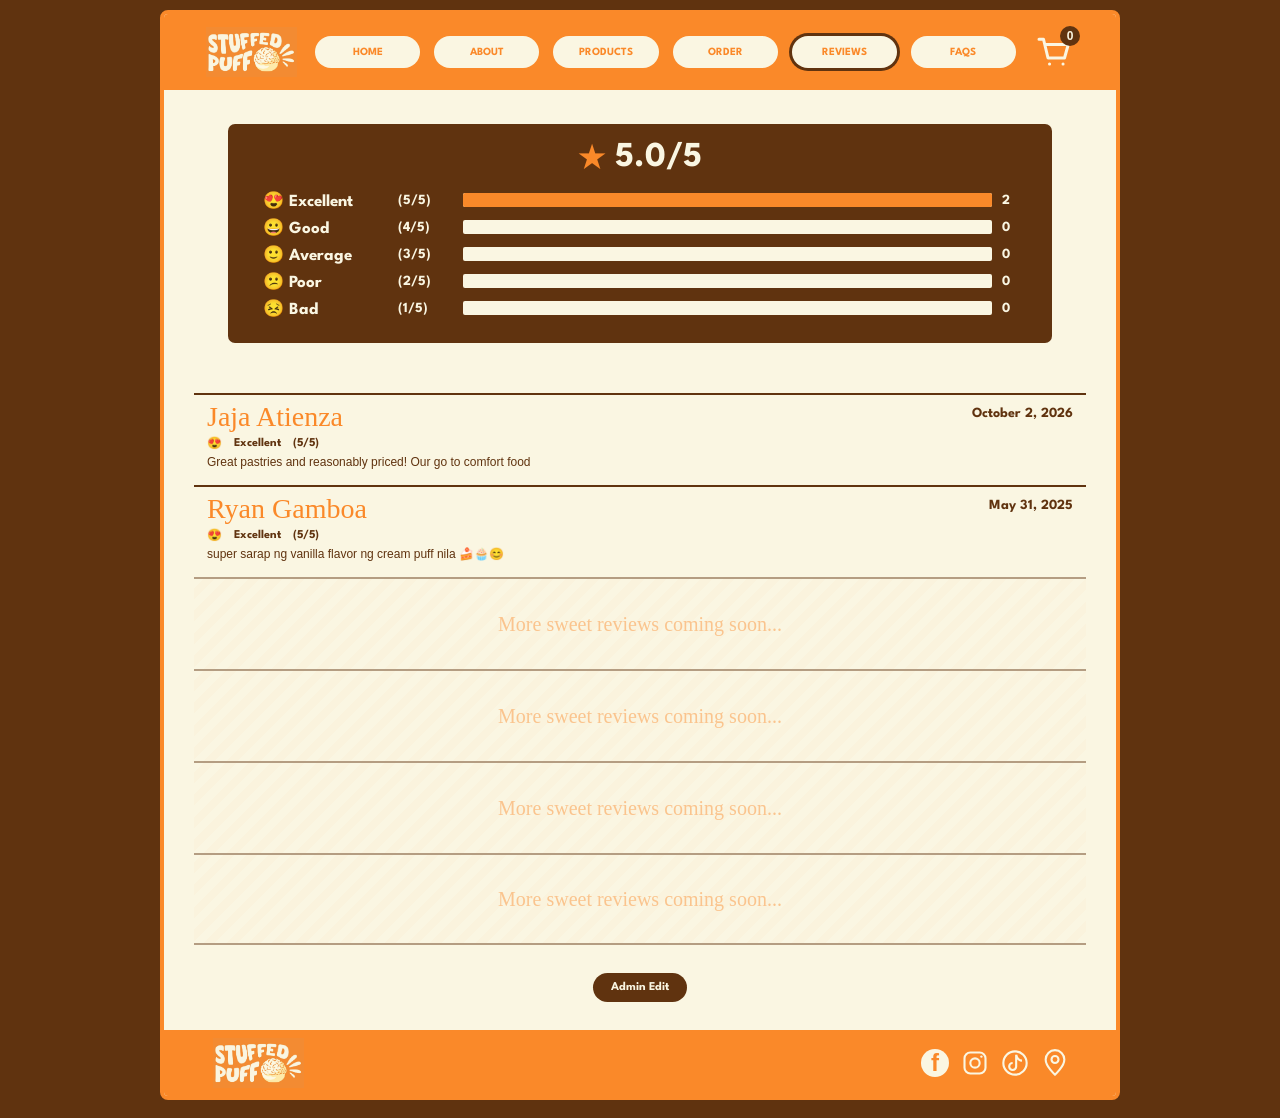
<file: reviews.html>
<!doctype html>
<html lang="en">
  <head>
    <meta charset="utf-8" />
    <meta name="viewport" content="width=device-width, initial-scale=1" />

    <title>Reviews | Stuffed Puffs</title>
    <link rel="icon" href="images/LOGO.png" />
    <link rel="preconnect" href="https://fonts.googleapis.com" />
    <link rel="preconnect" href="https://fonts.gstatic.com" crossorigin />

    <link
      href="https://fonts.googleapis.com/css2?family=Chewy&family=League+Spartan:wght@400;600;700&display=swap"
      rel="stylesheet"
    />

    <link rel="stylesheet" href="css/styles.css" />
    <script src="js/script.js" defer></script>

    <style>
      .reviews-page {
        padding: 10px 12px 18px;
      }

      .reviews-page .site {
        width: 100%;
        max-width: 960px;
        margin: auto;
        background: var(--cream);
      }

      .reviews-page .header {
        min-height: 75px;
        padding: 12px 55px;
        display: flex;
        align-items: center;
        gap: 90px;
        background: var(--orange);
      }

      .reviews-page .logo-slot {
        display: block;
        width: 95px;
        height: 50px;
        flex-shrink: 0;
      }

      .reviews-page .logo-slot img {
        width: 100%;
        height: 100%;
        object-fit: contain;
      }

      .reviews-page nav {
        display: flex;
        align-items: center;
        gap: 14px;
        flex: 1;
      }

      .reviews-page nav a {
        display: grid;
        place-items: center;
        min-height: 32px;
        flex: 1;
        padding: 4px 14px;
        border-radius: 30px;
        background: var(--cream);
        color: var(--orange);
        text-transform: uppercase;
        font: 700 11px var(--subheading);
      }

      .reviews-page h1,
      .reviews-page h2 {
        font-family: var(--heading);
        font-weight: 400;
        margin: 0;
      }

      .reviews-summary {
        width: calc(100% - 128px);
        margin: 34px auto 50px;
        padding: 16px 35px 25px;
        border-radius: 7px;
        background: var(--brown);
        color: var(--cream);
      }

      .overall-rating {
        display: flex;
        justify-content: center;
        align-items: center;
        gap: 10px;
        margin-bottom: 15px;
        font: 700 35px var(--subheading);
      }

      .rating-star {
        color: var(--orange);
        font-size: 30px;
      }

      .rating-breakdown {
        display: grid;
        gap: 7px;
      }

      .rating-row {
        display: grid;
        grid-template-columns: 125px 55px minmax(100px, 1fr) 15px;
        gap: 10px;
        align-items: center;
        font: 700 14px var(--subheading);
      }

      .rating-label {
        font-size: 17px;
      }

      .rating-bar {
        height: 14px;
        overflow: hidden;
        border-radius: 2px;
        background: var(--cream);
      }

      .rating-bar span {
        display: block;
        height: 100%;
        background: var(--orange);
      }

      .review-list {
        padding: 0 30px;
      }

      .review-card {
        position: relative;
        min-height: 92px;
        padding: 8px 13px 11px;
        border-top: 2px solid var(--brown);
      }

      .review-card:last-child {
        border-bottom: 2px solid var(--brown);
      }

      .review-empty {
        min-height: 92px;
      }

      .review-heading {
        display: grid;
        grid-template-columns: 1fr auto;
        align-items: start;
        gap: 20px;
        width: 100%;
      }

      .review-heading h1 {
        color: var(--orange);
        font-size: 28px;
        line-height: 1;
        text-align: left;
      }

      .review-heading time {
        grid-column: 2;
        grid-row: 1;
        margin-top: 4px;
        white-space: nowrap;
        font: 700 14px var(--subheading);
        text-align: right;
      }

      .review-rating {
        display: flex;
        gap: 12px;
        align-items: center;
        margin: 5px 0 4px;
        font: 700 12px var(--subheading);
      }

      .review-card p {
        margin: 0;
        font-size: 12px;
      }

      .delete-review {
        position: absolute;
        top: 8px;
        right: 13px;
        padding: 5px 9px;
        border-radius: 8px;
        background: var(--brown);
        color: var(--cream);
        font: 700 10px var(--subheading);
      }

      .admin-mode .review-heading {
        padding-right: 90px;
      }

      .admin-mode .review-heading time {
        margin-top: 38px;
      }

      .admin-section {
        padding: 28px 30px;
        text-align: center;
      }

      .admin-button {
        padding: 9px 18px;
        border-radius: 16px;
        background: var(--brown);
        color: var(--cream);
        font: 700 12px var(--subheading);
      }

      .admin-panel {
        max-width: 500px;
        margin: 20px auto 0;
        padding: 22px;
        border-radius: 12px;
        background: var(--brown);
        color: var(--cream);
        text-align: left;
      }

      .admin-panel h2 {
        margin-bottom: 18px;
        color: var(--cream);
        font-size: 28px;
        text-align: center;
      }

      .admin-panel label {
        display: block;
        margin-bottom: 4px;
        font: 700 13px var(--subheading);
      }

      .admin-panel input,
      .admin-panel select,
      .admin-panel textarea {
        width: 100%;
        min-height: 35px;
        margin-bottom: 12px;
        padding: 7px 9px;
        border: 1px solid #bbb;
        border-radius: 3px;
        background: white;
        font-size: 14px;
      }

      .admin-panel textarea {
        min-height: 90px;
        resize: vertical;
      }

      .admin-actions {
        display: flex;
        gap: 8px;
        margin-top: 8px;
      }

      .admin-actions button {
        flex: 1;
        padding: 9px;
        border-radius: 8px;
        background: var(--orange);
        color: var(--cream);
        font: 700 12px var(--subheading);
      }

      .admin-actions button:nth-child(2) {
        background: var(--cream);
        color: var(--brown);
      }

      .admin-actions button:nth-child(3) {
        background: #8b251d;
      }

      .reviews-page footer {
        min-height: 66px;
        padding: 8px 47px;
        display: flex;
        align-items: center;
        justify-content: space-between;
        background: var(--orange);
      }

      .footer-icons {
        display: flex;
        align-items: center;
        gap: 12px;
        color: var(--cream);
      }

      .footer-icons svg {
        width: 28px;
        height: 30px;
        fill: none;
        stroke: currentColor;
        stroke-width: 1.8;
      }

      .facebook {
        display: grid;
        width: 28px;
        height: 28px;
        place-items: center;
        border-radius: 50%;
        background: var(--cream);
        color: var(--orange);
        font: bold 24px Arial;
      }

      .menu-toggle {
        display: none;
      }

      .navigation-drawer {
        position: fixed;
        inset: 0 0 0 auto;
        width: min(320px, 85vw);
        height: 100dvh;
        max-width: 85vw;
        max-height: 100dvh;
        margin: 0;
        padding: 64px 24px 28px;
        border: 0;
        background: var(--orange);
        color: var(--cream);
        overflow-y: auto;
        z-index: 20;
      }

      .navigation-drawer::backdrop {
        background: rgb(60 28 6 / 55%);
      }

      .navigation-drawer .logo-slot {
        width: 120px;
        height: 66px;
        margin-bottom: 28px;
      }

      .navigation-drawer nav {
        display: flex;
        flex-direction: column;
        align-items: stretch;
        gap: 14px;
      }

      .navigation-drawer nav a {
        flex: none;
        min-height: 46px;
        font-size: 16px;
      }

      .menu-close {
        position: absolute;
        top: 12px;
        right: 16px;
        width: 44px;
        height: 44px;
        font-size: 36px;
        background: transparent;
        color: var(--cream);
      }

      [hidden] {
        display: none !important;
      }

      @media (max-width: 640px) {
        .reviews-page {
          padding: 8px;
        }

        .reviews-page .header {
          min-height: 72px;
          padding: 12px 20px;
          gap: 4px;
          justify-content: space-between;
        }

        .reviews-page .header .logo-slot {
          width: 60px;
          height: 34px;
        }

        .reviews-page .header > nav {
          display: none !important;
        }

        .reviews-page .menu-toggle {
          display: flex !important;
          flex-direction: column;
          justify-content: center;
          gap: 6px;
          width: 46px;
          height: 46px;
          padding: 10px;
          background: transparent;
          color: var(--cream);
        }

        .reviews-page .menu-toggle span {
          width: 26px;
          height: 3px;
          border-radius: 3px;
          background: currentColor;
        }

        .reviews-summary {
          width: calc(100% - 40px);
          margin: 24px auto 35px;
          padding: 14px 18px 20px;
        }

        .overall-rating {
          font-size: 27px;
        }

        .rating-row {
          grid-template-columns: 95px 42px minmax(60px, 1fr) 12px;
          gap: 6px;
          font-size: 10px;
        }

        .rating-label {
          font-size: 12px;
        }

        .rating-bar {
          height: 11px;
        }

        .review-list {
          padding: 0 20px;
        }

        .review-heading h1 {
          font-size: 23px;
        }

        .review-heading time {
          font-size: 11px;
        }

        .review-card p {
          font-size: 10px;
        }

        .admin-section {
          padding-inline: 20px;
        }

        .admin-actions {
          flex-direction: column;
        }

        .reviews-page footer {
          padding: 12px 20px;
        }
      }
    </style>
  </head>

  <body class="reviews-page">
    <div class="site">
      <header class="header">
        <a class="logo-slot" href="index.html">
          <img src="images/LOGO.png" alt="Stuffed Puffs" />
        </a>

        <nav aria-label="Main navigation">
          <a href="index.html">Home</a>
          <a href="about.html">About</a>
          <a href="products.html">Products</a>
          <a href="order.html">Order</a>
          <a href="reviews.html" aria-current="page">Reviews</a>
          <a href="faqs.html">FAQs</a>
        </nav>
        <button
          class="cart-trigger"
          id="open-cart"
          type="button"
          aria-label="Open cart, 0 items"
        >
          <svg viewBox="0 0 48 48" aria-hidden="true">
            <path d="M4 7h6l6 25h22l5-18H12M18 40h.1M36 40h.1" />
          </svg>
          <span id="cart-count">0</span>
        </button>
      </header>

      <main>
        <section class="reviews-summary">
          <div class="overall-rating">
            <span class="rating-star">★</span>
            <strong id="overall-score">0/5</strong>
          </div>

          <div class="rating-breakdown">
            <div class="rating-row">
              <span class="rating-label">😍 Excellent</span>
              <strong>(5/5)</strong>
              <span class="rating-bar">
                <span id="bar-5"></span>
              </span>
              <strong id="count-5">0</strong>
            </div>

            <div class="rating-row">
              <span class="rating-label">😀 Good</span>
              <strong>(4/5)</strong>
              <span class="rating-bar">
                <span id="bar-4"></span>
              </span>
              <strong id="count-4">0</strong>
            </div>

            <div class="rating-row">
              <span class="rating-label">🙂 Average</span>
              <strong>(3/5)</strong>
              <span class="rating-bar">
                <span id="bar-3"></span>
              </span>
              <strong id="count-3">0</strong>
            </div>

            <div class="rating-row">
              <span class="rating-label">😕 Poor</span>
              <strong>(2/5)</strong>
              <span class="rating-bar">
                <span id="bar-2"></span>
              </span>
              <strong id="count-2">0</strong>
            </div>

            <div class="rating-row">
              <span class="rating-label">😣 Bad</span>
              <strong>(1/5)</strong>
              <span class="rating-bar">
                <span id="bar-1"></span>
              </span>
              <strong id="count-1">0</strong>
            </div>
          </div>
        </section>

        <section id="review-list" class="review-list"></section>

        <section class="admin-section">
          <button id="admin-login" class="admin-button" type="button">
            Admin Edit
          </button>

          <div id="admin-panel" class="admin-panel" hidden>
            <h2>Manage Reviews</h2>

            <form id="review-form">
              <label for="review-slot">Review Slot</label>

              <select id="review-slot" required>
                <option value="new">Add New Review</option>
              </select>

              <label for="review-name">Customer Name</label>
              <input id="review-name" type="text" required />

              <label for="review-date">Date</label>
              <input id="review-date" type="text" required />

              <label for="review-rating">Rating</label>

              <select id="review-rating" required>
                <option value="5">5/5 - Excellent</option>
                <option value="4">4/5 - Good</option>
                <option value="3">3/5 - Average</option>
                <option value="2">2/5 - Poor</option>
                <option value="1">1/5 - Bad</option>
              </select>

              <label for="review-comment">Review</label>
              <textarea id="review-comment" required></textarea>

              <div class="admin-actions">
                <button type="submit">Save Review</button>
                <button id="clear-form" type="button">Clear</button>
                <button id="admin-logout" type="button">Log Out</button>
              </div>
            </form>
          </div>
        </section>
      </main>

      <footer>
        <a class="logo-slot" href="index.html" aria-label="Stuffed Puffs home">
          <img src="images/LOGO.png" alt="Stuffed Puffs" />
        </a>

        <div class="footer-icons" aria-label="Social media and location">
          <a
            href="https://www.facebook.com/profile.php?id=61576597923688"
            target="_blank"
            rel="noopener noreferrer"
            aria-label="Facebook"
          >
            <span class="facebook">f</span>
          </a>

          <a
            href="https://www.instagram.com/thestuffed.puff"
            target="_blank"
            rel="noopener noreferrer"
            aria-label="Instagram"
          >
            <svg viewBox="0 0 24 24" aria-hidden="true">
              <rect x="3" y="3" width="18" height="18" rx="5"></rect>
              <circle cx="12" cy="12" r="4"></circle>
              <circle
                cx="17.5"
                cy="6.5"
                r="1"
                fill="currentColor"
                stroke="none"
              ></circle>
            </svg>
          </a>

          <a
            href="https://www.tiktok.com/@the.stuffed.puff"
            target="_blank"
            rel="noopener noreferrer"
            aria-label="TikTok"
          >
            <svg viewBox="0 0 24 24" aria-hidden="true">
              <circle cx="12" cy="12" r="10"></circle>
              <path d="M13 5v10a3 3 0 1 1-3-3M13 5c1 4 3 5 5 5"></path>
            </svg>
          </a>

          <a
            href="https://share.google/cGZSCGD0PjxGjFOpw"
            target="_blank"
            rel="noopener noreferrer"
            aria-label="Google Maps"
          >
            <svg viewBox="0 0 24 24" aria-hidden="true">
              <path d="M20 9c0 6-8 13-8 13S4 15 4 9a8 8 0 1 1 16 0Z"></path>
              <circle cx="12" cy="9" r="3"></circle>
            </svg>
          </a>
        </div>
      </footer>
    </div>

    <script>
      const ADMIN_PASSWORD = "STUFFEDPUFF11062026";
      const STORAGE_KEY = "stuffedPuffReviews";
      const MINIMUM_SLOTS = 6;

      const defaultReviews = [
        {
          name: "Jaja Atienza",
          date: "October 2, 2026",
          rating: 5,
          comment:
            "Great pastries and reasonably priced! Our go to comfort food",
        },
        {
          name: "Ryan Gamboa",
          date: "May 31, 2025",
          rating: 5,
          comment: "super sarap ng vanilla flavor ng cream puff nila 🍰🧁😊",
        },
      ];

      let reviews =
        JSON.parse(localStorage.getItem(STORAGE_KEY)) || defaultReviews;

      const reviewList = document.querySelector("#review-list");
      const adminPanel = document.querySelector("#admin-panel");
      const reviewForm = document.querySelector("#review-form");
      const slotInput = document.querySelector("#review-slot");
      const nameInput = document.querySelector("#review-name");
      const dateInput = document.querySelector("#review-date");
      const ratingInput = document.querySelector("#review-rating");
      const commentInput = document.querySelector("#review-comment");

      function saveReviews() {
        localStorage.setItem(STORAGE_KEY, JSON.stringify(reviews));
      }

      function getEmoji(rating) {
        return {
          5: "😍",
          4: "😀",
          3: "🙂",
          2: "😕",
          1: "😣",
        }[rating];
      }

      function getLabel(rating) {
        return {
          5: "Excellent",
          4: "Good",
          3: "Average",
          2: "Poor",
          1: "Bad",
        }[rating];
      }

      function updateSlotOptions() {
        slotInput.innerHTML = '<option value="new">Add New Review</option>';

        reviews.forEach((review, index) => {
          const option = document.createElement("option");
          option.value = index;
          option.textContent = `Edit ${review.name}`;
          slotInput.appendChild(option);
        });
      }

      function updateAdminMode() {
        const loggedIn = !adminPanel.hidden;

        document.body.classList.toggle("admin-mode", loggedIn);

        document.querySelectorAll(".delete-review").forEach((button) => {
          button.hidden = !loggedIn;
        });
      }

      function renderReviews() {
        reviewList.innerHTML = "";

        const counts = {
          1: 0,
          2: 0,
          3: 0,
          4: 0,
          5: 0,
        };

        reviews.forEach((review) => {
          counts[review.rating]++;
        });

        const totalReviews = reviews.length;

        const average =
          totalReviews === 0
            ? 0
            : reviews.reduce((sum, review) => sum + review.rating, 0) /
              totalReviews;

        document.querySelector("#overall-score").textContent =
          totalReviews === 0 ? "0/5" : `${average.toFixed(1)}/5`;

        for (let rating = 1; rating <= 5; rating++) {
          document.querySelector(`#count-${rating}`).textContent =
            counts[rating];

          document.querySelector(`#bar-${rating}`).style.width =
            totalReviews === 0
              ? "0%"
              : `${(counts[rating] / totalReviews) * 100}%`;
        }

        const totalSlots = Math.max(MINIMUM_SLOTS, reviews.length);

        for (let slot = 0; slot < totalSlots; slot++) {
          const review = reviews[slot];
          const article = document.createElement("article");

          article.className = "review-card";

          if (!review) {
            article.classList.add("review-empty");
            reviewList.appendChild(article);
            continue;
          }

          article.innerHTML = `
            <div class="review-heading">
              <h1>${review.name}</h1>
              <time>${review.date}</time>
            </div>

            <div class="review-rating">
              <span>${getEmoji(review.rating)}</span>
              <strong>${getLabel(review.rating)}</strong>
              <strong>(${review.rating}/5)</strong>
            </div>

            <p>${review.comment}</p>

            <button
              class="delete-review"
              type="button"
              data-index="${slot}"
              hidden
            >
              Delete
            </button>
          `;

          reviewList.appendChild(article);
        }

        updateSlotOptions();
        updateAdminMode();
      }

      function clearForm() {
        reviewForm.reset();
        slotInput.value = "new";
      }

      document.querySelector("#admin-login").addEventListener("click", () => {
        const password = prompt("Enter admin password:");

        if (password !== ADMIN_PASSWORD) {
          alert("Incorrect admin password.");
          return;
        }

        adminPanel.hidden = false;
        document.querySelector("#admin-login").hidden = true;
        updateAdminMode();
      });

      document.querySelector("#admin-logout").addEventListener("click", () => {
        adminPanel.hidden = true;
        document.querySelector("#admin-login").hidden = false;
        clearForm();
        updateAdminMode();
      });

      document
        .querySelector("#clear-form")
        .addEventListener("click", clearForm);

      slotInput.addEventListener("change", () => {
        if (slotInput.value === "new") {
          clearForm();
          return;
        }

        const review = reviews[Number(slotInput.value)];

        if (!review) return;

        nameInput.value = review.name;
        dateInput.value = review.date;
        ratingInput.value = review.rating;
        commentInput.value = review.comment;
      });

      reviewForm.addEventListener("submit", (event) => {
        event.preventDefault();

        const newReview = {
          name: nameInput.value.trim(),
          date: dateInput.value.trim(),
          rating: Number(ratingInput.value),
          comment: commentInput.value.trim(),
        };

        if (slotInput.value === "new") {
          reviews.push(newReview);
        } else {
          reviews[Number(slotInput.value)] = newReview;
        }

        saveReviews();
        renderReviews();
        clearForm();

        alert("Review saved successfully.");
      });

      reviewList.addEventListener("click", (event) => {
        const deleteButton = event.target.closest(".delete-review");

        if (!deleteButton) return;

        const index = Number(deleteButton.dataset.index);

        if (confirm("Delete this review?")) {
          reviews.splice(index, 1);
          saveReviews();
          renderReviews();
        }
      });

      renderReviews();
    </script>
  </body>
</html>
</file>
<file: css/styles.css>
:root {
  --orange: #fa8929;
  --cream: #faf6e2;
  --brown: #60330f;
  --heading: "Chewy", cursive;
  --subheading: "League Spartan", sans-serif;
}

*,
*::before,
*::after {
  box-sizing: border-box;
}

html {
  scroll-behavior: smooth;
}

body {
  margin: 0;
  padding: 25px 28px 30px;
  background: var(--brown);
  color: var(--brown);
  font-family: Helvetica, Arial, sans-serif;
}

button {
  border: 0;
  font: inherit;
  cursor: pointer;
}

button,
a {
  -webkit-tap-highlight-color: transparent;
}

button:disabled {
  opacity: 0.5;
  cursor: not-allowed;
}

a {
  color: inherit;
  text-decoration: none;
}

a:focus-visible,
button:focus-visible,
summary:focus-visible,
input:focus-visible,
select:focus-visible,
textarea:focus-visible {
  outline: 3px solid var(--brown);
  outline-offset: 4px;
}

/* Keep keyboard focus visible on dark backgrounds. */
.admin-panel :focus-visible,
.quantity-controls :focus-visible {
  outline-color: var(--cream);
}

h1,
h2,
h3 {
  margin: 0;
  font-family: var(--heading);
  font-weight: 400;
}

h1,
h2 {
  font-size: 64px;
  text-align: center;
}

.site {
  max-width: 960px;
  margin: auto;
  overflow: hidden;
  border: 4px solid var(--orange);
  border-radius: 8px;
  background: var(--cream);
  animation: page-fade-in 0.5s ease;
}

[hidden] {
  display: none !important;
}

.visually-hidden {
  position: absolute;
  width: 1px;
  height: 1px;
  margin: -1px;
  padding: 0;
  overflow: hidden;
  clip-path: inset(50%);
  white-space: nowrap;
  border: 0;
}

/* Shared header and navigation */
.header {
  display: flex;
  align-items: center;
  gap: 16px;
  min-height: 76px;
  padding: 12px 40px;
  background: var(--orange);
}

.logo-slot {
  display: block;
  flex-shrink: 0;
  width: 105px;
  height: 43px;
}

.header > .logo-slot {
  width: 95px;
  height: 50px;
}

.logo-slot img,
.social-slots img {
  width: 100%;
  height: 100%;
  object-fit: contain;
}

.logo-slot img {
  transition: transform 0.25s ease;
}

nav {
  display: flex;
  flex: 1;
  align-items: center;
  gap: 14px;
}

.header > nav {
  min-width: 0;
  gap: clamp(6px, 1.4vw, 14px);
}

nav a,
nav button {
  display: grid;
  flex: 1;
  place-items: center;
  min-height: 32px;
  padding: 4px 14px;
  border-radius: 30px;
  background: var(--cream);
  color: var(--orange);
  font: 700 11px var(--subheading);
  text-transform: uppercase;
}

.header > nav a {
  padding-inline: 10px;
}

nav a[aria-current="page"] {
  box-shadow: 0 0 0 3px var(--brown);
}

.menu-toggle {
  display: none;
  flex-shrink: 0;
  flex-direction: column;
  justify-content: center;
  gap: 6px;
  width: 46px;
  height: 46px;
  padding: 10px;
  background: transparent;
  color: var(--cream);
}

.menu-toggle span {
  width: 26px;
  height: 3px;
  border-radius: 3px;
  background: currentColor;
}

/* Mobile navigation drawer */
.navigation-drawer {
  position: fixed;
  inset: 0 0 0 auto;
  z-index: 20;
  width: min(320px, 85vw);
  max-width: 85vw;
  height: 100dvh;
  max-height: 100dvh;
  margin: 0;
  padding: 64px 24px 28px;
  background: var(--orange);
  color: var(--cream);
}

.navigation-drawer[open] {
  animation: drawer-enter 0.24s ease-out;
}

.navigation-drawer::backdrop {
  background: rgb(60 28 6 / 55%);
}

.navigation-drawer .logo-slot {
  width: 120px;
  height: 66px;
  margin-bottom: 28px;
}

.navigation-drawer nav {
  flex-direction: column;
  align-items: stretch;
}

.navigation-drawer nav a {
  flex: none;
  min-height: 46px;
  font-size: 16px;
}

.menu-close {
  position: absolute;
  top: 12px;
  right: 16px;
  width: 44px;
  height: 44px;
  background: transparent;
  color: var(--cream);
  font-size: 36px;
}

/* Order page */
.featured {
  padding: 37px 76px 38px;
}

.featured h1 {
  margin-bottom: 30px;
  color: var(--orange);
}

.product-grid {
  display: grid;
  grid-template-columns: repeat(2, minmax(0, 1fr));
  gap: 20px 47px;
}

.product-card {
  display: flex;
  flex-direction: column;
  align-items: center;
  min-width: 0;
  padding: 14px 28px 18px;
  border-radius: 23px;
  text-align: center;
}

.featured .product-card {
  background: var(--orange);
  color: var(--cream);
}

.photo-slot {
  flex-shrink: 0;
  width: 100%;
  aspect-ratio: 1.36;
  overflow: hidden;
  border: 7px solid var(--orange);
  border-radius: 23px;
}

.photo-slot img,
.about-image-slot img {
  display: block;
  width: 100%;
  height: 100%;
  object-fit: cover;
}

.featured .photo-slot {
  border-color: var(--cream);
}

.product-card h3 {
  margin: 6px 0 8px;
  font-size: 29px;
}

.product-card p {
  min-height: 56px;
  margin: 0 0 18px;
  font-size: 16px;
  line-height: 1.16;
}

.product-card .add-button {
  width: 68%;
  min-height: 52px;
  margin-top: auto;
  border-radius: 23px;
  background: var(--orange);
  color: var(--cream);
  font: 700 24px var(--subheading);
}

.featured .add-button {
  background: var(--cream);
  color: var(--orange);
}

.menu {
  padding: 22px 76px 26px;
  background: var(--orange);
}

.menu h2 {
  margin-bottom: 39px;
  color: var(--cream);
}

.menu .product-card {
  background: var(--cream);
}

.menu .product-card h3 {
  color: var(--orange);
}

/* Cart */
.cart-trigger {
  position: relative;
  display: block;
  width: 80px;
  height: 78px;
  margin-top: 41px;
  padding: 0;
  background: transparent;
  color: var(--cream);
}

.cart-trigger svg {
  width: 76px;
  height: 76px;
  fill: none;
  stroke: currentColor;
  stroke-width: 4;
  stroke-linecap: round;
  stroke-linejoin: round;
}

#cart-count {
  position: absolute;
  top: 6px;
  right: 0;
  min-width: 29px;
  height: 29px;
  padding: 4px;
  border-radius: 50%;
  background: var(--brown);
  color: var(--cream);
  font-weight: 700;
  text-align: center;
}

.header .cart-trigger {
  flex: 0 0 44px;
  width: 44px;
  height: 44px;
  margin: 0 0 0 auto;
  padding: 4px;
}

.header .cart-trigger svg {
  display: block;
  width: 36px;
  height: 36px;
}

.header #cart-count {
  top: -4px;
  right: -4px;
  min-width: 20px;
  height: 20px;
  padding: 2px 5px;
  font-size: 12px;
  line-height: 16px;
}

/* Footer */
footer {
  display: flex;
  align-items: center;
  justify-content: space-between;
  min-height: 64px;
  padding: 9px 45px;
  border-top: 2px solid var(--cream);
  background: var(--orange);
}

#order footer {
  border-top: 0;
}

.social-slots {
  display: flex;
  gap: 12px;
}

.social-slots span {
  display: block;
  width: 28px;
  height: 28px;
}

.footer-icons {
  display: flex;
  align-items: center;
  gap: 12px;
  color: var(--cream);
}

.footer-icons a {
  display: inline-flex;
  align-items: center;
  justify-content: center;
  width: 28px;
}

.footer-icons svg {
  flex-shrink: 0;
  width: 28px;
  height: 30px;
  fill: none;
  stroke: currentColor;
  stroke-width: 1.8;
}

.facebook {
  width: 28px;
  height: 28px;
  overflow: hidden;
  border-radius: 50%;
  background: var(--cream);
  color: var(--orange);
  font:
    bold 29px Arial,
    sans-serif;
  text-align: center;
}

/* Dialogs and checkout */
dialog {
  width: min(1050px, calc(100% - 28px));
  max-height: 92dvh;
  padding: 36px 56px 48px;
  overflow-y: auto;
  border: 0;
  background: var(--cream);
  color: var(--brown);
}

dialog::backdrop {
  background: rgb(60 28 6 / 72%);
}

body:has(dialog[open]) {
  overflow: hidden;
}

dialog h2 {
  margin-bottom: 34px;
  color: var(--orange);
  font-size: 40px;
}

.cart-row {
  display: grid;
  grid-template-columns: minmax(0, 1fr) 29%;
  margin-bottom: 14px;
  overflow: hidden;
  border-radius: 19px;
}

.cart-product {
  display: grid;
  grid-template-columns: 29% minmax(0, 1fr);
  align-items: center;
  gap: 35px;
  padding: 16px 25px;
  background: var(--orange);
  color: var(--cream);
}

.cart-product .photo-slot {
  aspect-ratio: 1.25;
  border: 4px solid var(--cream);
  border-radius: 5px;
}

.cart-product h3 {
  margin-bottom: 15px;
  font-size: 32px;
  text-align: center;
}

.cart-product p {
  margin: 0;
  font-size: 18px;
}

.quantity-box {
  display: flex;
  flex-direction: column;
}

.quantity-controls {
  display: flex;
  flex: 1;
  align-items: center;
  justify-content: center;
  gap: 17px;
  padding: 25px 10px;
  background: var(--brown);
  color: var(--cream);
  font: 700 34px var(--subheading);
}

.quantity-controls button {
  flex-shrink: 0;
  width: 28px;
  height: 28px;
  border-radius: 50%;
  background: var(--orange);
  color: var(--cream);
  font-size: 20px;
}

.remove {
  padding: 5px;
  background: var(--cream);
  color: var(--orange);
  font: 700 20px var(--subheading);
  text-transform: uppercase;
}

.dialog-actions {
  display: flex;
  justify-content: space-around;
  gap: 50px;
  padding: 30px 8% 0;
}

.dialog-actions button,
#close-info {
  flex: 1;
  padding: 17px;
  border-radius: 22px;
  background: var(--orange);
  color: var(--cream);
  font: 700 16px var(--subheading);
  text-transform: uppercase;
}

.dialog-actions .brown {
  background: var(--brown);
}

.back-arrow {
  width: 50px;
  height: 50px;
  border-radius: 50%;
  background: var(--orange);
  color: var(--cream);
  font-size: 60px;
  line-height: 35px;
}

#details-view h2 {
  margin: 8px 0 16px;
  font-size: 34px;
}

.intro {
  margin-bottom: 16px;
}

#order-form {
  display: flex;
  flex-direction: column;
}

#order-form label {
  margin-bottom: 3px;
  font: 700 20px var(--subheading);
}

input,
select,
textarea {
  width: 100%;
  min-height: 35px;
  margin-bottom: 12px;
  padding: 7px 9px;
  border: 1px solid #bbb;
  border-radius: 3px;
  background: white;
  font: 600 18px var(--subheading);
  transition:
    border-color 0.2s ease,
    box-shadow 0.2s ease;
}

textarea {
  min-height: 60px;
  margin-top: 3px;
  resize: vertical;
}

input:focus,
select:focus,
textarea:focus {
  border-color: var(--orange);
  box-shadow: 0 0 0 3px rgb(250 137 41 / 25%);
}

.place-order {
  align-self: center;
  width: 50%;
  padding: 9px;
  border-radius: 4px;
  background: var(--orange);
  color: var(--cream);
  font: 700 23px var(--subheading);
}

#form-status {
  text-align: center;
  line-height: 1.4;
}

.empty-cart {
  padding: 40px 0;
  text-align: center;
}

.toast {
  position: fixed;
  bottom: 20px;
  left: 50%;
  z-index: 5;
  max-width: calc(100% - 32px);
  padding: 12px 22px;
  border-radius: 24px;
  background: var(--brown);
  color: var(--cream);
  opacity: 0;
  pointer-events: none;
  transform: translateX(-50%);
  transition: opacity 0.2s ease;
}

.toast.visible {
  opacity: 1;
}

/* Shared inner pages */
.products-page,
.about-page,
.reviews-page {
  padding: 10px 12px 18px;
}

.products-page footer,
.about-page footer,
.reviews-page footer {
  min-height: 66px;
  padding: 8px 47px;
  border-top: 0;
}

.products-page footer .logo-slot,
.about-page footer .logo-slot,
.reviews-page footer .logo-slot {
  width: 95px;
  height: 50px;
}

/* Product catalog */
.catalog-featured {
  padding: 32px 24px 35px;
}

.catalog-featured h1 {
  margin-bottom: 24px;
  color: var(--orange);
  font-size: 36px;
}

.featured-list {
  display: grid;
  grid-template-columns: repeat(2, minmax(0, 1fr));
  gap: 34px;
  max-width: 590px;
  margin: auto;
}

.catalog-card {
  min-width: 0;
  text-align: center;
}

.catalog-card img {
  display: block;
  width: 100%;
  height: auto;
  border: 5px solid var(--orange);
  border-radius: 8px;
  object-fit: cover;
}

.featured-list .catalog-card img {
  aspect-ratio: 1.36;
}

.catalog-card h3 {
  color: var(--orange);
}

.featured-list h3 {
  margin: 7px -12px 5px;
  font-size: 30px;
  line-height: 1.15;
}

.catalog-card p {
  margin: 0;
}

.featured-list p {
  max-width: 245px;
  margin: auto;
  font-size: 14px;
}

.catalog-menu {
  padding-bottom: 40px;
}

.catalog-menu h2 {
  margin-bottom: 6px;
  color: var(--orange);
  font-size: 32px;
  line-height: 1.2;
}

.menu-intro {
  margin: 0 auto 32px;
  font-size: 14px;
  line-height: 1;
  text-align: center;
}

.menu-list {
  display: grid;
  grid-template-columns: repeat(2, minmax(0, 1fr));
  gap: 20px;
  max-width: 775px;
  margin: auto;
}

.menu-list > div {
  display: flex;
  flex-direction: column;
  gap: 7px;
}

.menu-list .catalog-card {
  display: grid;
  grid-template-columns: minmax(0, 1.08fr) minmax(0, 1fr);
  align-items: center;
  gap: 15px;
}

.menu-list .catalog-card img {
  aspect-ratio: 1.77;
  border-radius: 6px;
}

.menu-list h3 {
  margin-bottom: 12px;
  font-size: 19px;
  line-height: 1.1;
}

.menu-list p {
  font-size: 10.5px;
}

/* About page */
.about-values {
  padding: 15px 64px 26px;
  background: var(--cream);
}

.about-section-heading {
  margin-bottom: 16px;
  text-align: center;
}

.about-values h1 {
  color: var(--orange);
  font-size: 30px;
  line-height: 0.95;
}

.values-layout,
.about-process {
  display: grid;
  align-items: center;
}

.values-layout {
  grid-template-columns: minmax(0, 1.08fr) minmax(0, 0.92fr);
  gap: 38px;
}

.about-image-frame {
  display: grid;
  grid-template-columns: 42px minmax(0, 1fr) 42px;
  align-items: center;
  gap: 10px;
}

.about-image-slot {
  aspect-ratio: 1.22;
  overflow: hidden;
  border: 7px solid var(--orange);
  border-radius: 24px;
  background: var(--orange);
}

.carousel-arrow {
  width: 38px;
  height: 38px;
  padding: 0 0 6px;
  border-radius: 50%;
  background: var(--orange);
  color: var(--cream);
  font:
    400 42px/30px Arial,
    sans-serif;
}

.carousel-dots {
  display: flex;
  justify-content: center;
  gap: 9px;
  margin-top: 14px;
}

.carousel-dot {
  width: 11px;
  height: 11px;
  padding: 0;
  border: 2px solid var(--orange);
  border-radius: 50%;
  background: transparent;
}

.carousel-dot.is-active {
  background: var(--orange);
  animation: dot-pulse 1.5s ease-in-out infinite;
}

.values-copy {
  font-size: 13px;
}

.values-copy p {
  margin: 0 0 16px;
}

.about-process {
  grid-template-columns: minmax(0, 0.9fr) minmax(0, 1.1fr);
  gap: 32px;
  min-height: 620px;
  padding: 22px 64px 28px;
  background: var(--orange);
  color: var(--cream);
}

.process-copy {
  max-width: 620px;
}

.process-copy h2 {
  margin-bottom: 30px;
  color: var(--cream);
  font-size: 48px;
  line-height: 0.95;
  text-align: left;
}

.process-copy p {
  margin: 0 0 24px;
  font-size: 18px;
}

.process-media {
  position: relative;
  aspect-ratio: 9 / 16;
  overflow: hidden;
  border: 7px solid var(--cream);
  border-radius: 24px;
  background: var(--brown);
}

.process-media iframe,
.video-placeholder {
  display: block;
  width: 100%;
  height: 100%;
  border: 0;
}

.video-placeholder {
  background: var(--brown);
}

.process-play {
  position: absolute;
  top: 50%;
  left: 50%;
  display: grid;
  place-items: center;
  width: 62px;
  height: 62px;
  padding: 0 0 0 4px;
  border: 4px solid var(--cream);
  border-radius: 50%;
  background: var(--orange);
  color: var(--cream);
  font:
    700 23px Arial,
    sans-serif;
  transform: translate(-50%, -50%);
}

.process-list {
  position: absolute;
  right: 0;
  bottom: 15px;
  left: 0;
  display: grid;
  gap: 3px;
  margin: 0;
  padding: 0;
  list-style: none;
  color: var(--cream);
  font: 700 12px/1.05 var(--subheading);
  text-align: center;
  text-shadow: 0 1px 2px rgb(0 0 0 / 55%);
}

/* Reviews */
.reviews-summary {
  width: calc(100% - 128px);
  margin: 34px auto 50px;
  padding: 16px 35px 25px;
  border-radius: 7px;
  background: var(--brown);
  color: var(--cream);
}

.overall-rating {
  display: flex;
  align-items: center;
  justify-content: center;
  gap: 10px;
  margin-bottom: 15px;
  font: 700 35px var(--subheading);
}

.rating-star {
  display: inline-block;
  color: var(--orange);
  font-size: 30px;
  animation: star-pulse 1.8s ease-in-out infinite;
}

.rating-breakdown {
  display: grid;
  gap: 7px;
}

.rating-row {
  display: grid;
  grid-template-columns: 125px 55px minmax(0, 1fr) 15px;
  align-items: center;
  gap: 10px;
  font: 700 14px var(--subheading);
}

.rating-label {
  font-size: 17px;
}

.rating-bar {
  height: 14px;
  overflow: hidden;
  border-radius: 2px;
  background: var(--cream);
}

.rating-bar span {
  display: block;
  height: 100%;
  background: var(--orange);
  transform-origin: left;
  animation: rating-fill 1s ease-out both;
}

.review-list {
  padding: 0 30px;
}

.review-card {
  position: relative;
  min-height: 92px;
  padding: 8px 13px 11px;
  border-top: 2px solid var(--brown);
  transition:
    background-color 0.25s ease,
    transform 0.25s ease,
    padding-left 0.25s ease,
    box-shadow 0.25s ease;
}

.review-card:last-child {
  border-bottom: 2px solid var(--brown);
}

.review-heading {
  display: flex;
  align-items: baseline;
  justify-content: space-between;
  gap: 20px;
}

.review-heading h1 {
  color: var(--orange);
  font-size: 28px;
  line-height: 1;
  text-align: left;
}

.review-heading time {
  white-space: nowrap;
  font: 600 9px var(--subheading);
}

.review-rating {
  display: flex;
  align-items: center;
  gap: 12px;
  margin: 5px 0 4px;
  font: 700 12px var(--subheading);
}

.review-rating span {
  display: inline-block;
  transition:
    filter 0.25s ease,
    transform 0.25s ease;
}

.review-card p {
  margin: 0;
  font-size: 12px;
}

.review-empty {
  position: relative;
  min-height: 115px;
  opacity: 0.45;
  background: repeating-linear-gradient(
    -45deg,
    transparent 0 8px,
    rgb(250 137 41 / 5%) 8px 16px
  );
}

.review-empty::after {
  position: absolute;
  inset: 0;
  display: grid;
  place-items: center;
  content: "More sweet reviews coming soon...";
  color: var(--orange);
  font: 20px var(--heading);
  text-align: center;
  pointer-events: none;
}

.delete-review {
  position: absolute;
  top: 8px;
  right: 13px;
  padding: 5px 9px;
  border-radius: 8px;
  background: var(--brown);
  color: var(--cream);
  font: 700 10px var(--subheading);
}

/* Review administration */
.admin-section {
  padding: 28px 30px;
  text-align: center;
}

.admin-button {
  padding: 9px 18px;
  border-radius: 16px;
  background: var(--brown);
  color: var(--cream);
  font: 700 12px var(--subheading);
}

.admin-panel {
  max-width: 500px;
  margin: 20px auto 0;
  padding: 22px;
  border-radius: 12px;
  background: var(--brown);
  color: var(--cream);
  text-align: left;
}

.admin-panel h2 {
  margin-bottom: 18px;
  color: var(--cream);
  font-size: 28px;
}

.admin-panel label {
  display: block;
  margin-bottom: 4px;
  font: 700 13px var(--subheading);
}

.admin-panel input,
.admin-panel select,
.admin-panel textarea {
  font-size: 14px;
}

.admin-panel textarea {
  min-height: 90px;
}

.admin-actions {
  display: flex;
  gap: 8px;
  margin-top: 8px;
}

.admin-actions button {
  flex: 1;
  padding: 9px;
  border-radius: 8px;
  background: var(--orange);
  color: var(--cream);
  font: 700 12px var(--subheading);
}

.admin-actions button:nth-child(2) {
  background: var(--cream);
  color: var(--brown);
}

.admin-actions button:nth-child(3) {
  background: #8b251d;
}

/* Home cards and FAQ */
.home-card,
#order .product-card {
  transition:
    transform 0.25s ease,
    box-shadow 0.25s ease;
}

.home-card img {
  filter: saturate(0.95);
}

.faq-item {
  transition:
    transform 0.2s ease,
    box-shadow 0.2s ease;
}

.faq-item[open] {
  outline: 3px solid rgb(250 137 41 / 35%);
  outline-offset: 3px;
  box-shadow: 0 8px 18px rgb(96 51 15 / 20%);
}

.faq-icon {
  transition:
    transform 0.25s ease,
    background-color 0.2s ease,
    color 0.2s ease,
    box-shadow 0.2s ease;
}

.faq-item[open] .faq-icon {
  animation: icon-pulse 0.35s ease;
}

.faq-arrow {
  transition:
    transform 0.25s ease,
    border-color 0.2s ease;
}

.faq-item[open] .faq-arrow {
  transform: rotate(225deg) scale(1.1);
}

.faq-answer {
  color: var(--cream);
  transition:
    background-color 0.25s ease,
    color 0.25s ease;
}

.faq-item[open] .faq-answer {
  background: #542b0d;
}

.home-button {
  position: relative;
}

.home-button::after {
  position: absolute;
  right: 20px;
  bottom: 5px;
  left: 20px;
  height: 2px;
  background: var(--cream);
  content: "";
  transform: scaleX(0);
  transition: transform 0.25s ease;
}

/* Typography and image effects */
.values-copy p,
.process-copy p,
.catalog-card p,
.review-card p {
  line-height: 1.45;
  text-wrap: pretty;
}

.catalog-card img,
.photo-slot img {
  filter: brightness(0.95);
}

.catalog-card img,
.product-card img,
.photo-slot img,
.about-image-slot img,
.home-card img {
  transition:
    transform 0.35s ease,
    filter 0.3s ease;
}

.about-image-slot:focus-within,
.photo-slot:focus-within {
  outline: 4px solid var(--orange);
  outline-offset: 5px;
}

/* Targeted transitions */
button,
nav a,
.home-button,
.footer-icons a {
  transition:
    background-color 0.2s ease,
    color 0.2s ease,
    transform 0.2s ease,
    box-shadow 0.2s ease,
    filter 0.2s ease;
}

.facebook {
  transition:
    background-color 0.2s ease,
    color 0.2s ease;
}

#cart-count {
  transition: transform 0.2s ease;
}

/* Button shine */
nav a,
.add-button,
.admin-button,
.place-order {
  position: relative;
  overflow: hidden;
}

nav a::after,
.add-button::after,
.admin-button::after,
.place-order::after {
  position: absolute;
  top: 0;
  left: -100%;
  width: 45%;
  height: 100%;
  background: rgb(255 255 255 / 25%);
  content: "";
  pointer-events: none;
  transform: skewX(-20deg);
  transition: left 0.4s ease;
}

/* Hover effects */
@media (hover: hover) and (pointer: fine) {
  button:enabled:hover {
    filter: brightness(0.95);
  }

  nav a:hover {
    background: var(--brown);
    color: var(--cream);
    transform: translateY(-3px);
    box-shadow: 0 5px 0 rgb(96 51 15 / 25%);
  }

  .logo-slot:hover img {
    transform: scale(1.06) rotate(-2deg);
  }

  .footer-icons a:hover {
    color: var(--brown);
    transform: translateY(-5px) rotate(-5deg);
  }

  .footer-icons a:hover .facebook {
    background: var(--brown);
    color: var(--cream);
  }

  .menu-toggle:enabled:hover {
    transform: scale(1.1);
  }

  .menu-close:enabled:hover {
    transform: rotate(90deg);
  }

  .carousel-arrow:enabled:hover {
    background: var(--brown);
    color: var(--cream);
    transform: scale(1.1);
  }

  .carousel-dot:enabled:hover {
    background: var(--brown);
    transform: scale(1.3);
  }

  .cart-trigger:enabled:hover {
    color: var(--brown);
    transform: scale(1.08);
  }

  .cart-trigger:enabled:hover svg {
    animation: cart-shake 0.45s ease;
  }

  #cart-count:hover {
    transform: scale(1.2);
  }

  .admin-button:enabled:hover,
  .admin-actions button:enabled:hover,
  .place-order:enabled:hover,
  .add-button:enabled:hover {
    transform: translateY(-3px);
    box-shadow: 0 5px 0 rgb(96 51 15 / 25%);
  }

  .admin-button:enabled:hover {
    background: var(--orange);
    color: var(--cream);
  }

  .catalog-card:hover img,
  .about-image-slot:hover img {
    transform: scale(1.04) rotate(1deg);
  }

  .product-card:hover img {
    transform: scale(1.04);
  }

  .catalog-card:hover img,
  .photo-slot:hover img {
    filter: brightness(1.08) saturate(1.1);
  }

  .home-card:hover,
  #order .product-card:hover {
    transform: translateY(-8px);
    box-shadow: 0 12px 24px rgb(96 51 15 / 22%);
  }

  .home-card:hover {
    outline: 3px solid rgb(250 137 41 / 35%);
    outline-offset: 4px;
  }

  .home-card:hover img,
  #order .product-card:hover img {
    transform: scale(1.06);
  }

  .home-card:hover img {
    filter: brightness(1.08) saturate(1.1);
  }

  input:hover,
  select:hover,
  textarea:hover {
    border-color: var(--orange);
  }

  .review-card:hover {
    padding-left: 22px;
    background: rgb(250 137 41 / 10%);
    transform: translateX(5px);
    box-shadow:
      inset 5px 0 var(--orange),
      0 5px 15px rgb(96 51 15 / 10%);
  }

  .review-card:hover .review-rating span {
    filter: drop-shadow(0 0 5px var(--orange));
    transform: scale(1.2);
  }

  .faq-item:hover {
    transform: translateY(-3px);
    box-shadow: 0 8px 16px rgb(96 51 15 / 20%);
  }

  .faq-question:hover {
    color: var(--cream);
    filter: brightness(1.08);
    text-shadow: 0 0 8px rgb(250 246 226 / 45%);
  }

  .faq-question:hover .faq-icon {
    background: var(--cream);
    color: var(--brown);
    transform: rotate(8deg) scale(1.08);
    box-shadow: 0 0 0 5px rgb(250 137 41 / 25%);
  }

  .faq-question:hover .faq-arrow {
    border-color: var(--cream);
  }

  .faq-item:hover .faq-answer {
    color: #fffaf0;
  }

  .home-button:hover {
    background: var(--brown);
    transform: scale(1.05);
  }

  .home-button:hover::after {
    transform: scaleX(1);
  }

  nav a:hover::after,
  .add-button:enabled:hover::after,
  .admin-button:enabled:hover::after,
  .place-order:enabled:hover::after {
    left: 130%;
  }
}

/* Press effects follow hover rules so they take precedence. */
button:enabled:active,
nav a:active {
  transform: scale(0.92);
  box-shadow: inset 0 3px 5px rgb(96 51 15 / 25%);
}

.home-button:active {
  transform: scale(0.96);
}

/* Preserve the play button's centering when pressed. */
.process-play:enabled:active {
  transform: translate(-50%, -50%) scale(0.92);
}

/* Entrance animations */
.about-values,
.about-process,
.catalog-featured,
.catalog-menu,
.reviews-summary {
  animation: section-enter 0.7s ease;
}

@keyframes page-fade-in {
  from {
    opacity: 0;
  }

  to {
    opacity: 1;
  }
}

@keyframes section-enter {
  from {
    opacity: 0;
    transform: translateY(18px);
  }

  to {
    opacity: 1;
    transform: translateY(0);
  }
}

@keyframes drawer-enter {
  from {
    transform: translateX(100%);
  }

  to {
    transform: translateX(0);
  }
}

@keyframes star-pulse {
  0%,
  100% {
    transform: scale(1);
  }

  50% {
    transform: scale(1.18) rotate(-5deg);
  }
}

@keyframes rating-fill {
  from {
    transform: scaleX(0);
  }

  to {
    transform: scaleX(1);
  }
}

@keyframes cart-shake {
  0%,
  100% {
    transform: rotate(0);
  }

  25% {
    transform: rotate(-8deg);
  }

  75% {
    transform: rotate(8deg);
  }
}

@keyframes dot-pulse {
  50% {
    transform: scale(1.3);
    box-shadow: 0 0 0 5px rgb(250 137 41 / 20%);
  }
}

@keyframes icon-pulse {
  50% {
    transform: scale(1.15);
  }
}

/* Scrollbars */
::-webkit-scrollbar {
  width: 10px;
}

::-webkit-scrollbar-track {
  background: var(--brown);
}

::-webkit-scrollbar-thumb {
  border: 3px solid var(--brown);
  border-radius: 20px;
  background: var(--orange);
}

::-webkit-scrollbar-thumb:hover {
  background: var(--cream);
}

/* Tablet */
@media (min-width: 641px) and (max-width: 850px) {
  .header {
    gap: 10px;
    padding-inline: 20px;
  }

  .header > nav {
    gap: 6px;
  }

  .header > nav a {
    padding-inline: 6px;
  }
}

@media (max-width: 768px) {
  #order .featured,
  #order .menu {
    padding: 28px 20px;
  }

  #order .product-grid {
    gap: 20px;
  }

  #order .product-card {
    padding: 18px;
  }

  #order .product-card h3 {
    font-size: 28px;
    line-height: 1.15;
  }

  #order .product-card p {
    min-height: 0;
    line-height: 1.5;
  }

  #order .product-card .add-button {
    width: 100%;
    min-height: 48px;
    padding: 12px 16px;
    border-radius: 24px;
    font-size: 22px;
    line-height: 1;
  }
}

/* Mobile */
@media (max-width: 640px) {
  body {
    padding: 12px 14px 15px;
  }

  .products-page,
  .about-page,
  .reviews-page {
    padding: 8px;
  }

  .header {
    justify-content: space-between;
    gap: 10px;
    min-height: 72px;
    padding: 12px 20px;
  }

  .header > .logo-slot {
    width: 75px;
    height: 42px;
  }

  .header > nav {
    display: none;
  }

  .menu-toggle {
    display: flex;
  }

  footer,
  .products-page footer,
  .about-page footer,
  .reviews-page footer {
    gap: 16px;
    padding: 12px 20px;
  }

  .catalog-featured {
    padding: 28px 20px 32px;
  }

  .featured-list {
    grid-template-columns: minmax(0, 1fr);
    gap: 28px;
  }

  .catalog-menu {
    padding: 0 20px 28px;
  }

  .menu-list {
    grid-template-columns: minmax(0, 1fr);
  }

  .about-values,
  .about-process {
    padding: 28px 22px 32px;
  }

  .about-image-frame {
    grid-template-columns: 32px minmax(0, 1fr) 32px;
    gap: 7px;
  }

  .about-image-slot,
  .process-media {
    border-width: 4px;
    border-radius: 15px;
  }

  .carousel-arrow {
    width: 31px;
    height: 31px;
    font-size: 34px;
  }

  .process-play {
    width: 48px;
    height: 48px;
    border-width: 3px;
    font-size: 17px;
  }

  .reviews-summary {
    width: calc(100% - 40px);
    margin: 24px auto 35px;
    padding: 14px 18px 20px;
  }

  .overall-rating {
    font-size: 27px;
  }

  .rating-row {
    grid-template-columns: 95px 42px minmax(0, 1fr) 12px;
    gap: 6px;
    font-size: 10px;
  }

  .rating-label {
    font-size: 12px;
  }

  .rating-bar {
    height: 11px;
  }

  .review-list {
    padding: 0 20px;
  }

  .review-heading h1 {
    font-size: 23px;
  }

  .review-heading time {
    font-size: 7px;
  }

  .review-card p {
    font-size: 10px;
  }

  .admin-section {
    padding-inline: 20px;
  }

  .admin-actions {
    flex-direction: column;
  }

  dialog:not(.navigation-drawer) {
    padding: 24px 20px;
  }

  .cart-row {
    grid-template-columns: minmax(0, 1fr);
  }

  .cart-product {
    gap: 16px;
    padding: 16px;
  }

  .cart-product h3 {
    font-size: 26px;
  }

  .cart-product p {
    font-size: 16px;
  }

  .quantity-controls {
    padding: 16px 10px;
  }

  .dialog-actions {
    flex-wrap: wrap;
    gap: 12px;
    padding: 24px 0 0;
  }

  .dialog-actions button {
    flex-basis: 140px;
  }

  .place-order {
    width: 100%;
  }
}

@media (max-width: 540px) {
  #order .featured,
  #order .menu {
    padding: 28px 16px;
  }

  #order .featured h1,
  #order .menu h2 {
    margin-bottom: 24px;
    font-size: 44px;
    line-height: 1.1;
  }

  #order .product-grid {
    grid-template-columns: minmax(0, 1fr);
    gap: 24px;
    width: 100%;
    max-width: 360px;
    margin-inline: auto;
  }

  #order .product-card {
    width: 100%;
    padding: 20px;
    border-radius: 24px;
  }

  #order .product-card .photo-slot {
    border-width: 5px;
    border-radius: 20px;
  }

  #order .product-card h3 {
    margin: 14px 0 10px;
    font-size: 30px;
  }

  #order .product-card p {
    width: 100%;
    margin-bottom: 20px;
  }
}

@media (max-width: 520px) {
  .values-layout,
  .about-process {
    grid-template-columns: minmax(0, 1fr);
    gap: 30px;
  }

  .about-process {
    min-height: 0;
  }
}

/* Reduced motion */
@media (prefers-reduced-motion: reduce) {
  html {
    scroll-behavior: auto;
  }

  *,
  *::before,
  *::after {
    animation-duration: 0.01ms !important;
    animation-iteration-count: 1 !important;
    transition-duration: 0.01ms !important;
  }
}

/* Same header dimensions on every page */
body .site > .header {
  min-height: 76px;
  padding: 12px 40px;
  gap: 16px;
  display: flex;
  align-items: center;
}

body .site > .header > .logo-slot {
  width: 95px;
  height: 50px;
  flex-shrink: 0;
}

body .site > .header > .logo-slot img {
  width: 100%;
  height: 100%;
  object-fit: contain;
}

/* Tablet */
@media (min-width: 641px) and (max-width: 850px) {
  body .site > .header {
    padding-inline: 20px;
    gap: 10px;
  }
}

/* Mobile */
@media (max-width: 640px) {
  body .site > .header {
    min-height: 72px;
    padding: 12px 20px;
    gap: 10px;
    justify-content: space-between;
  }

  body .site > .header > .logo-slot {
    width: 75px;
    height: 42px;
  }
}

.facebook-receipt-button {
  display: inline-flex;
  align-items: center;
  justify-content: center;
  gap: 12px;
  max-width: 100%;
  margin: 16px 0;
  padding: 16px 22px;
  border-radius: 12px;
  background: #1877f2;
  color: #fff;
  font:
    700 16px/1.4 Arial,
    sans-serif;
  text-align: center;
  box-shadow: 0 4px 12px rgb(24 119 242 / 25%);
  transition:
    background-color 0.2s ease,
    transform 0.2s ease;
}

.facebook-receipt-button svg {
  width: 28px;
  height: 28px;
  flex-shrink: 0;
}

.facebook-receipt-button:hover {
  background: #0866cc;
  transform: translateY(-2px);
}

.facebook-receipt-button:focus-visible {
  outline: 3px solid var(--brown);
  outline-offset: 4px;
}

#order-receipt .facebook-receipt-button {
  display: inline-flex;
  align-items: center;
  justify-content: center;
  gap: 12px;
  max-width: 100%;
  margin: 16px 0;
  padding: 16px 22px;
  border-radius: 12px;
  background: #1877f2;
  color: #fff;
  font:
    700 16px/1.4 Arial,
    sans-serif;
  text-align: center;
}

#order-receipt .facebook-receipt-button svg {
  display: block;
  width: 28px;
  height: 28px;
  flex: 0 0 28px;
}

#order-receipt .facebook-receipt-button:hover {
  background: #0866cc;
}
</file>
